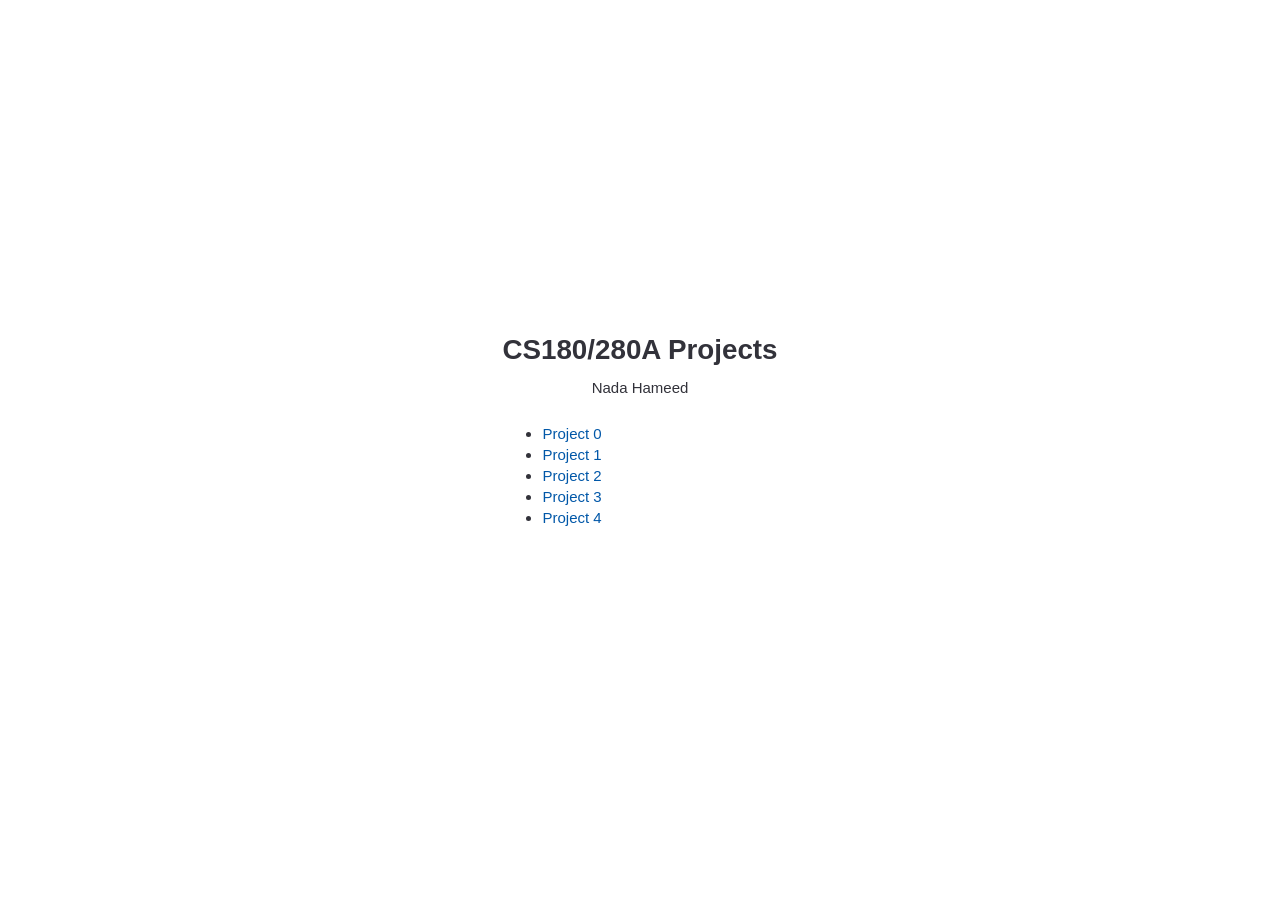
<file: index.html>
<!DOCTYPE html>
<html lang="en">
	<head>
		<link rel="stylesheet" href="styles.css">
		<style>
			body {
				display: flex;
				flex-direction: column;
				justify-content: center;
				align-items: center;
				width: 40%;
				height: 100vh;
				margin: 0;
				position: absolute;
				left: 50%;
				transform: translateX(-50%);
			}
		</style>
        <meta http-equiv="content-type" content="text/html; charset=utf-8">
        <meta name="viewport" content="width=device-width, initial-scale=1.0">
        <title>CS180/280A Projects</title>
	</head>
	<body>
		<div class="wrapper">
			<header>
				<h1>CS180/280A Projects</h1>
				<p class="author">Nada Hameed</p>
			</header>
			<main>
				<div class="content">
					<ul>
						<li><a href="proj0/index.html">Project 0</a></li>
						<li><a href="proj1/index.html">Project 1</a></li>
						<li><a href="proj2/index.html">Project 2</a></li>
						<li><a href="proj3/index.html">Project 3</a></li>
						<li><a href="proj4/index.html">Project 4</a></li>
					</ul>
				</div>
			</main>
		</div>
	</body>
</html>
</file>
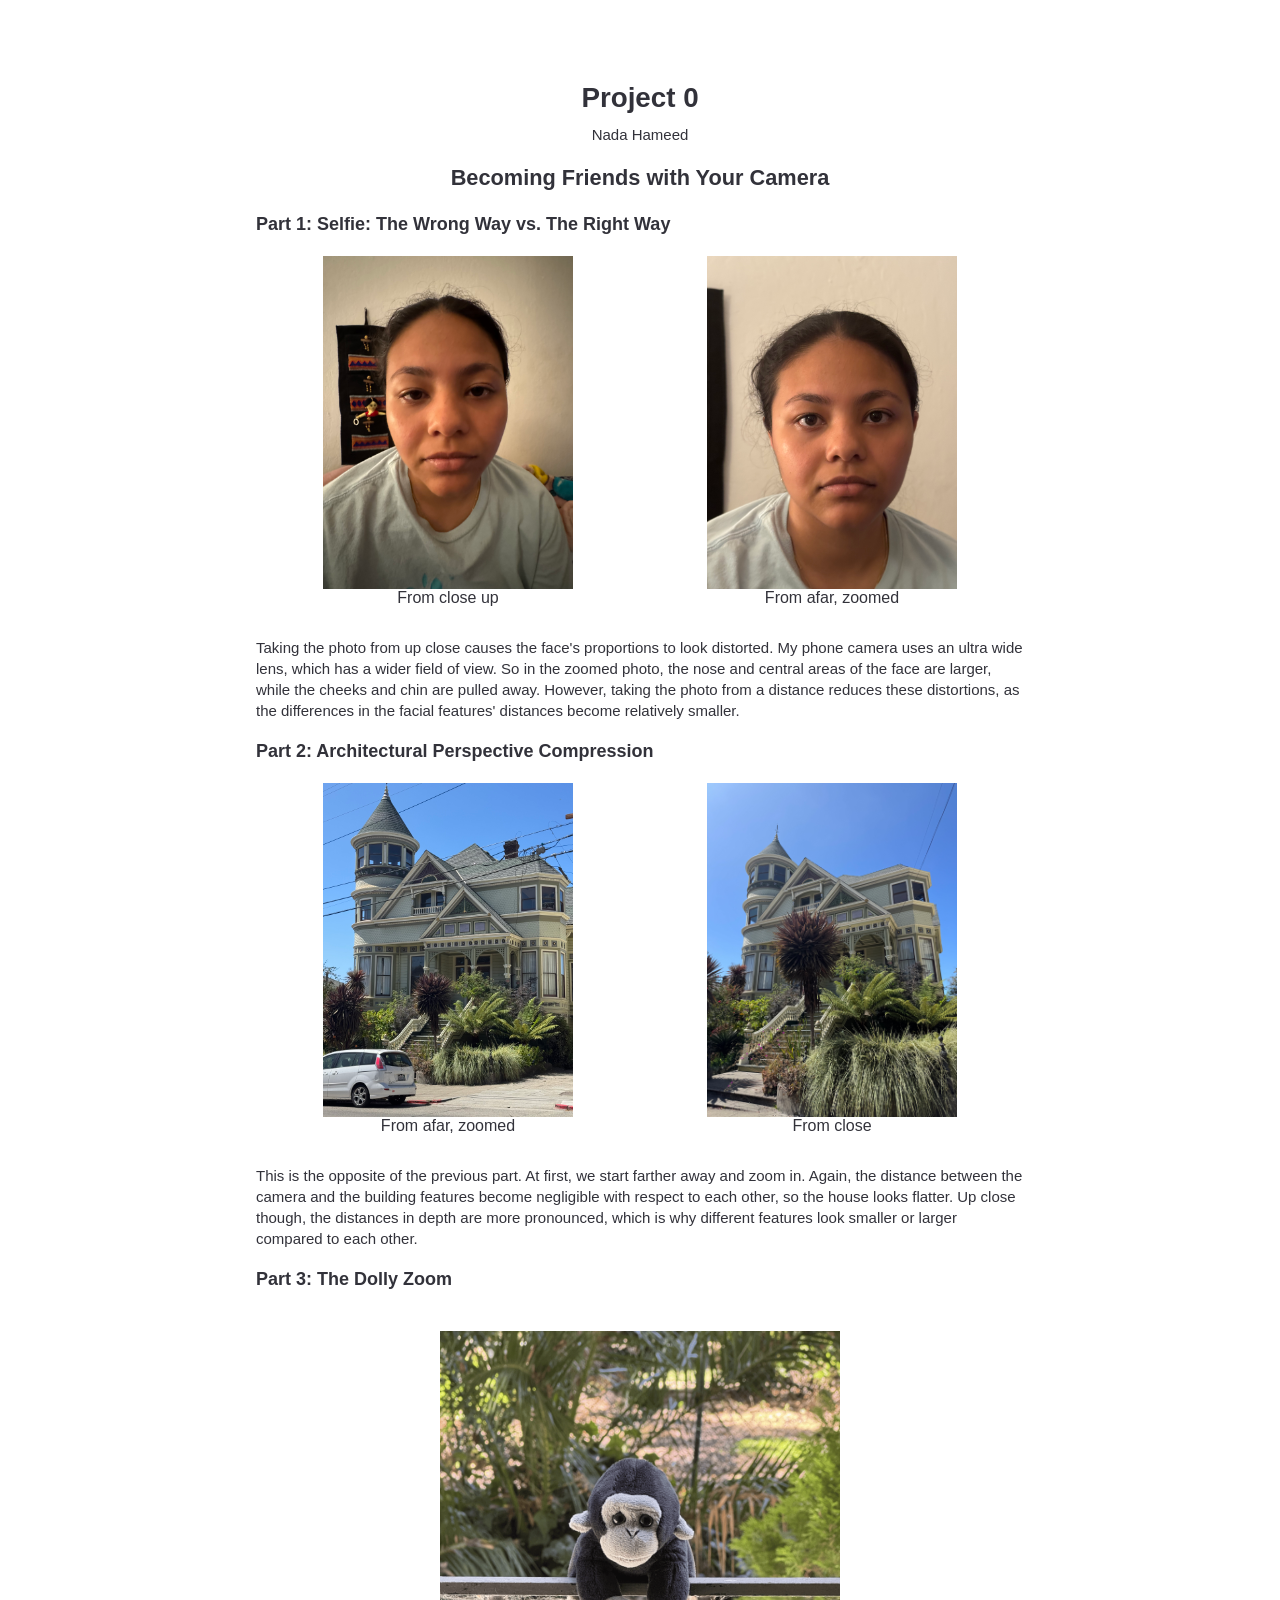
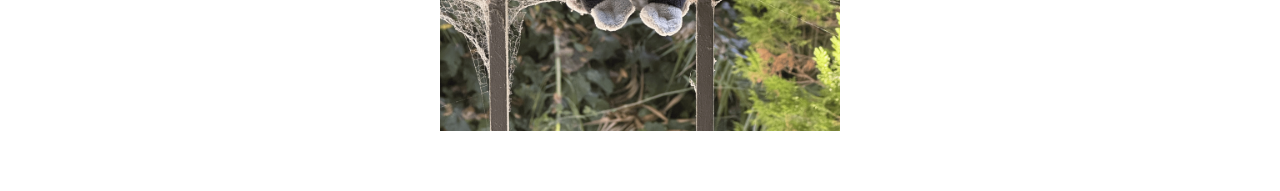
<file: proj0/index.html>
<html>
    <head>
        <link rel="stylesheet" href="../styles.css">
        <style>

			.container {
				margin: 0 auto;
				padding: 60px 20%;
			}

			figure {
				text-align: center;
			}

			img {
				display: inline-block;
			}

		</style>
    </head>

    <body>
        <div class="container">
            <h1>Project 0</h1>
            <p class="author">Nada Hameed</p>
            <h2>Becoming Friends with Your Camera</h2>
            
            <div>
                <h3>Part 1: Selfie: The Wrong Way vs. The Right Way</h3>

                <div style="display: flex; flex-direction: column; align-items: center;">
                    <table style="width: 100%; text-align: center; border-collapse: collapse;">
                        <tr>
                            <td style="text-align: center;">
                            <img src="images/part1_close.jpg" width="250px"/>
                            <figcaption>From close up</figcaption>
                            </td>
                            <td style="text-align: center;">
                            <img src="images/part1_zoomed.jpg" width="250px"/>
                            <figcaption>From afar, zoomed</figcaption>
                            </td>
                        </tr>
                    </table>
                </div>

                <p>Taking the photo from up close causes the face's proportions to look distorted. 
                    My phone camera uses an ultra wide lens, which has a wider field of view. 
                    So in the zoomed photo, the nose and central areas of the face are larger, 
                    while the cheeks and chin are pulled away. However, taking the photo from 
                    a distance reduces these distortions, as the differences in the facial features' 
                    distances become relatively smaller.
                </p>
            </div>

            <div>
                <h3>Part 2: Architectural Perspective Compression</h3>

                <div style="display: flex; flex-direction: column; align-items: center;">
                    <table style="width: 100%; text-align: center; border-collapse: collapse;">
                        <tr>
                            <td style="text-align: center;">
                            <img src="images/part2_zoomed.jpg" width="250px"/>
                            <figcaption>From afar, zoomed</figcaption>
                            </td>
                            <td style="text-align: center;">
                            <img src="images/part2_close.jpg" width="250px"/>
                            <figcaption>From close</figcaption>
                            </td>
                        </tr>
                    </table>
                </div>

                <p>This is the opposite of the previous part. At first, we start farther away 
                    and zoom in. Again, the distance between the camera and the building features 
                    become negligible with respect to each other, so the house looks flatter. Up 
                    close though, the distances in depth are more pronounced, which is why 
                    different features look smaller or larger compared to each other.
                </p>
            </div>

            <div>
                <h3>Part 3: The Dolly Zoom</h3>

                <br>
                <div style="display: flex; flex-direction: column; align-items: center;">
                    <img src="images/part3.gif" width="400px"/>
                </div>
            </div>

        </div>
        
    </body>
</html>
</file>
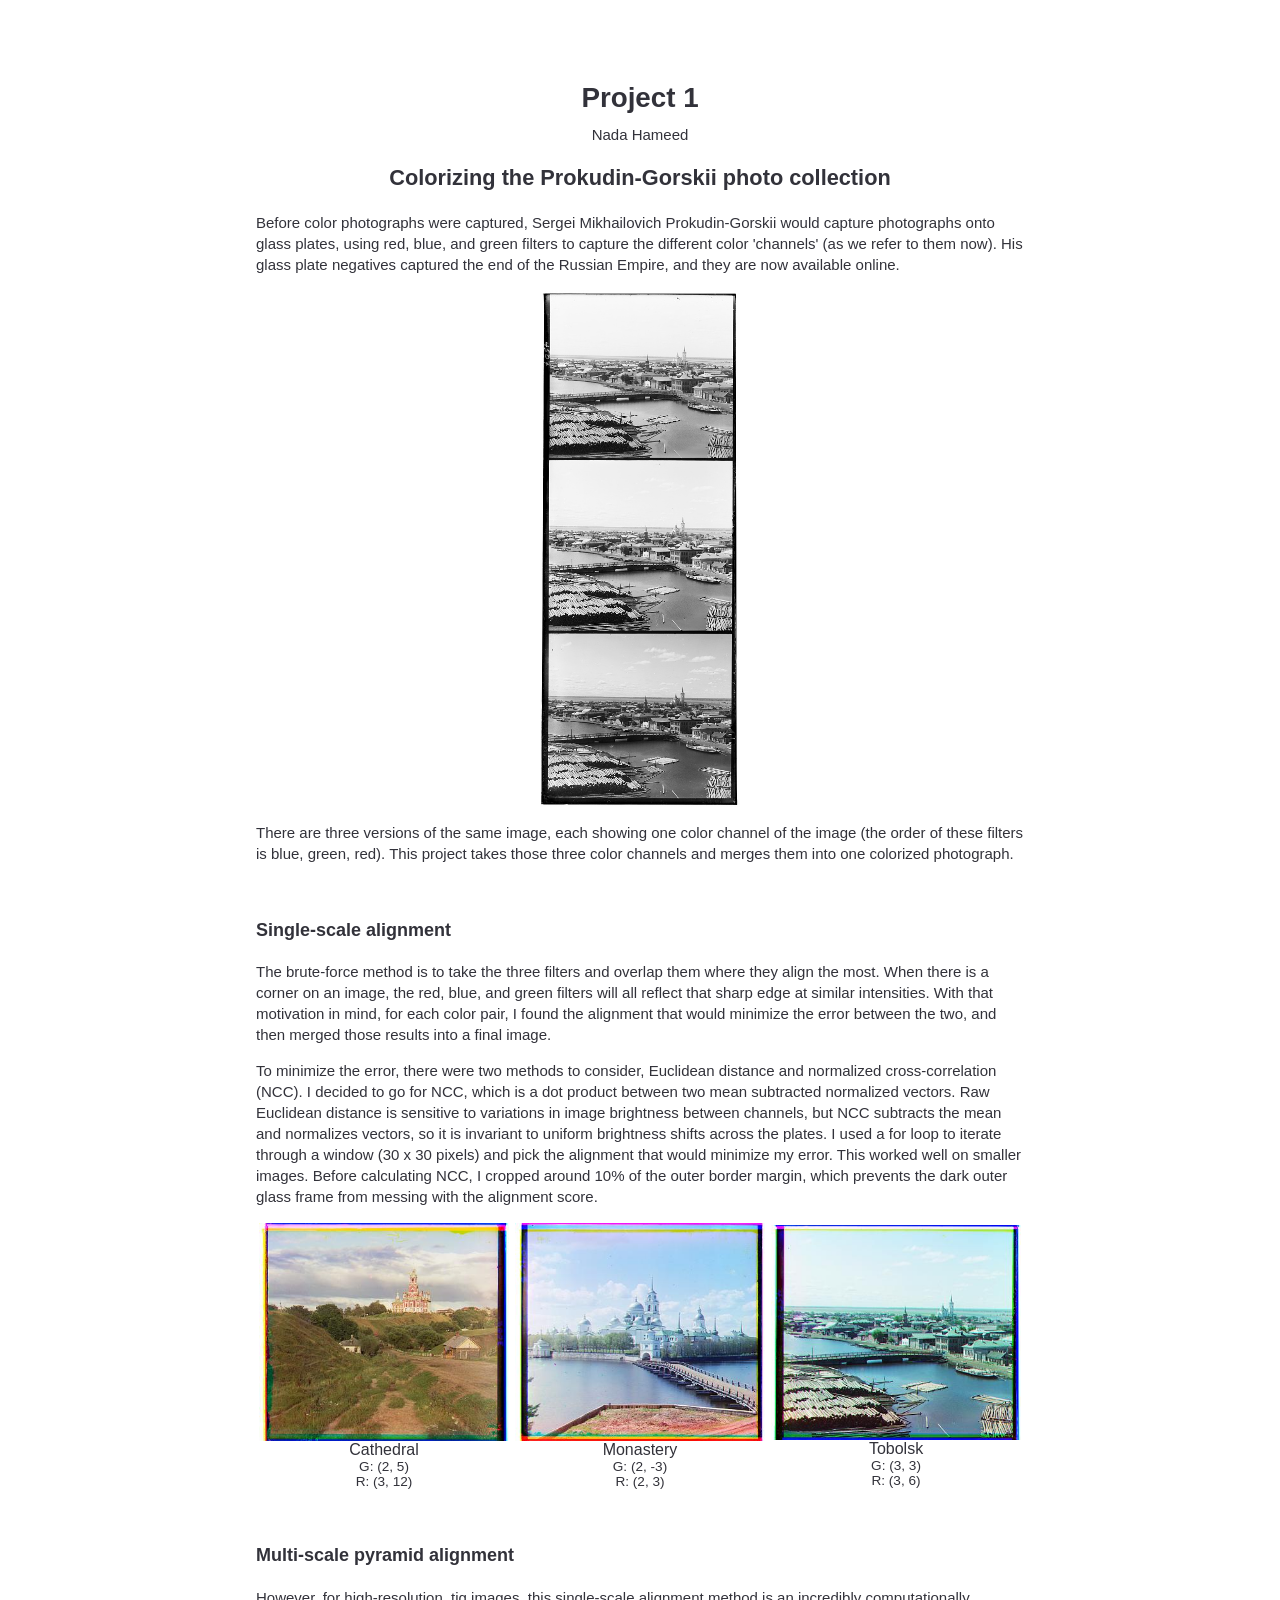
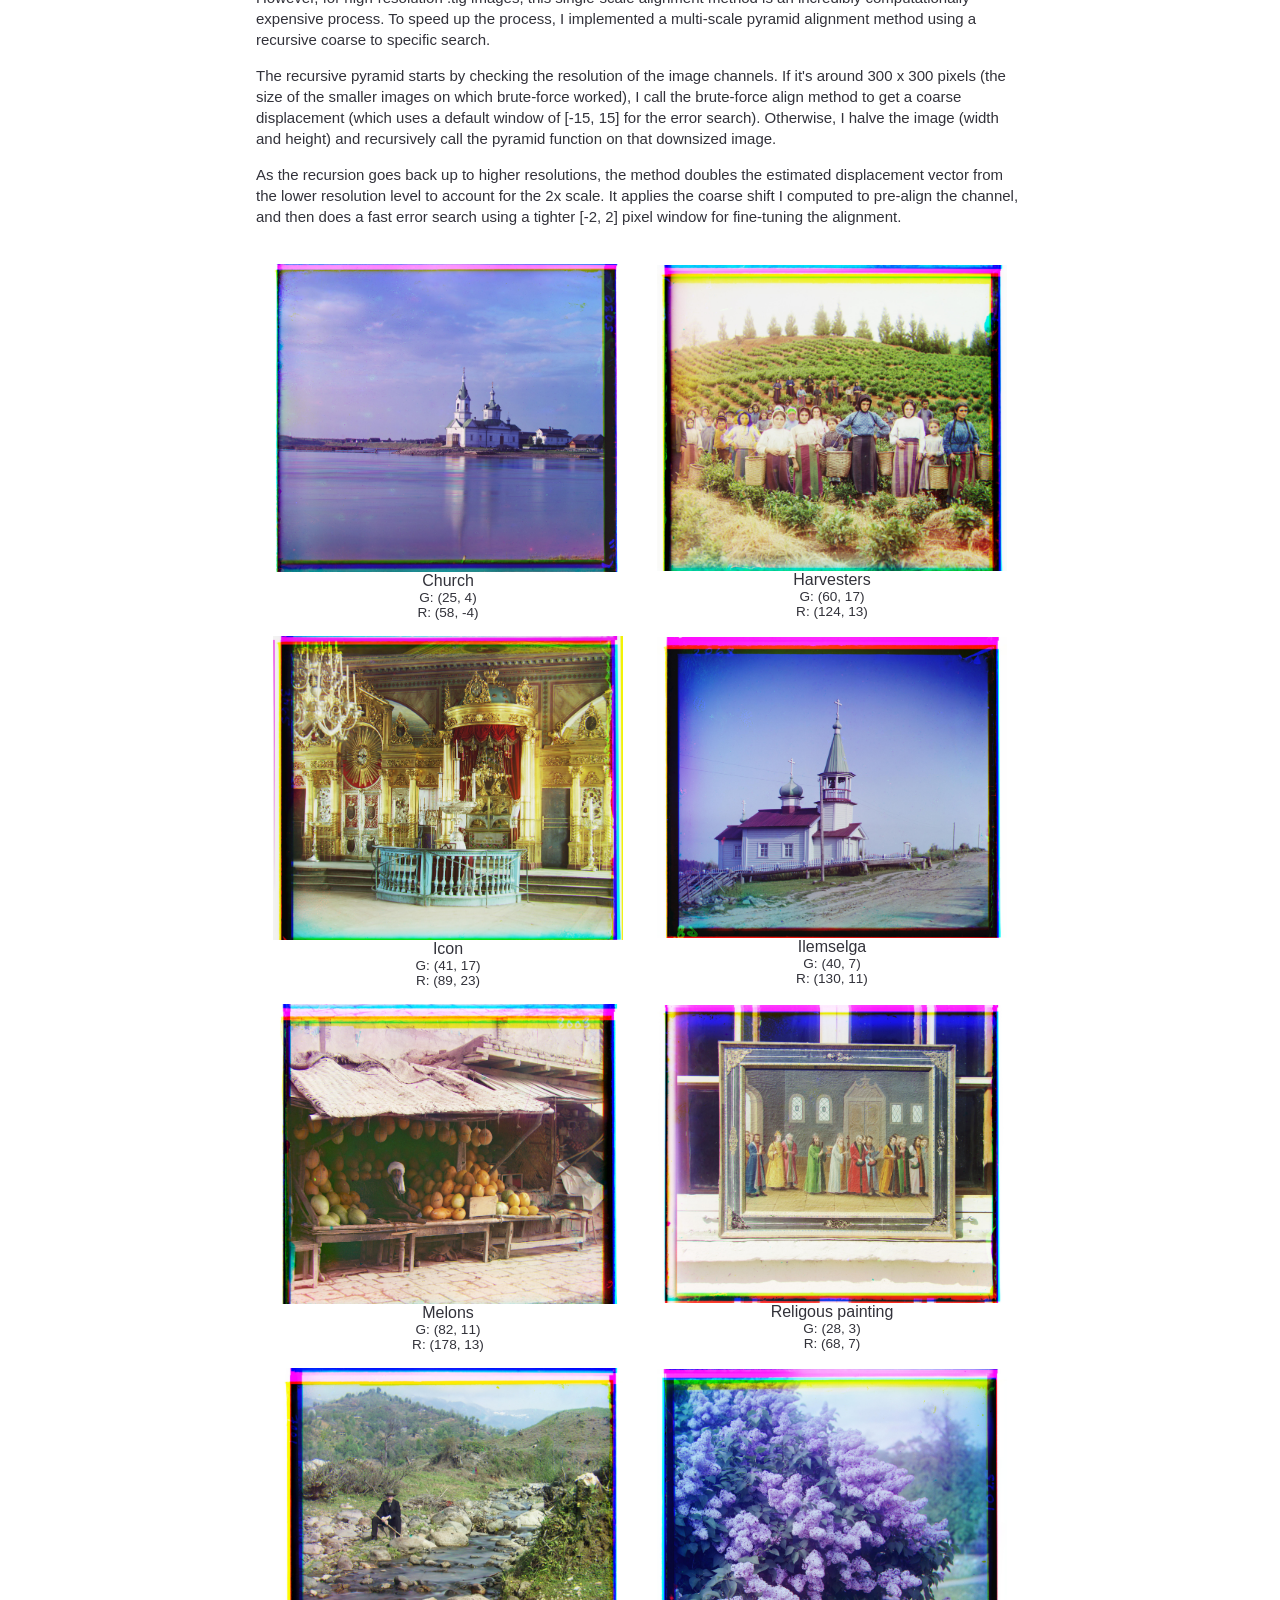
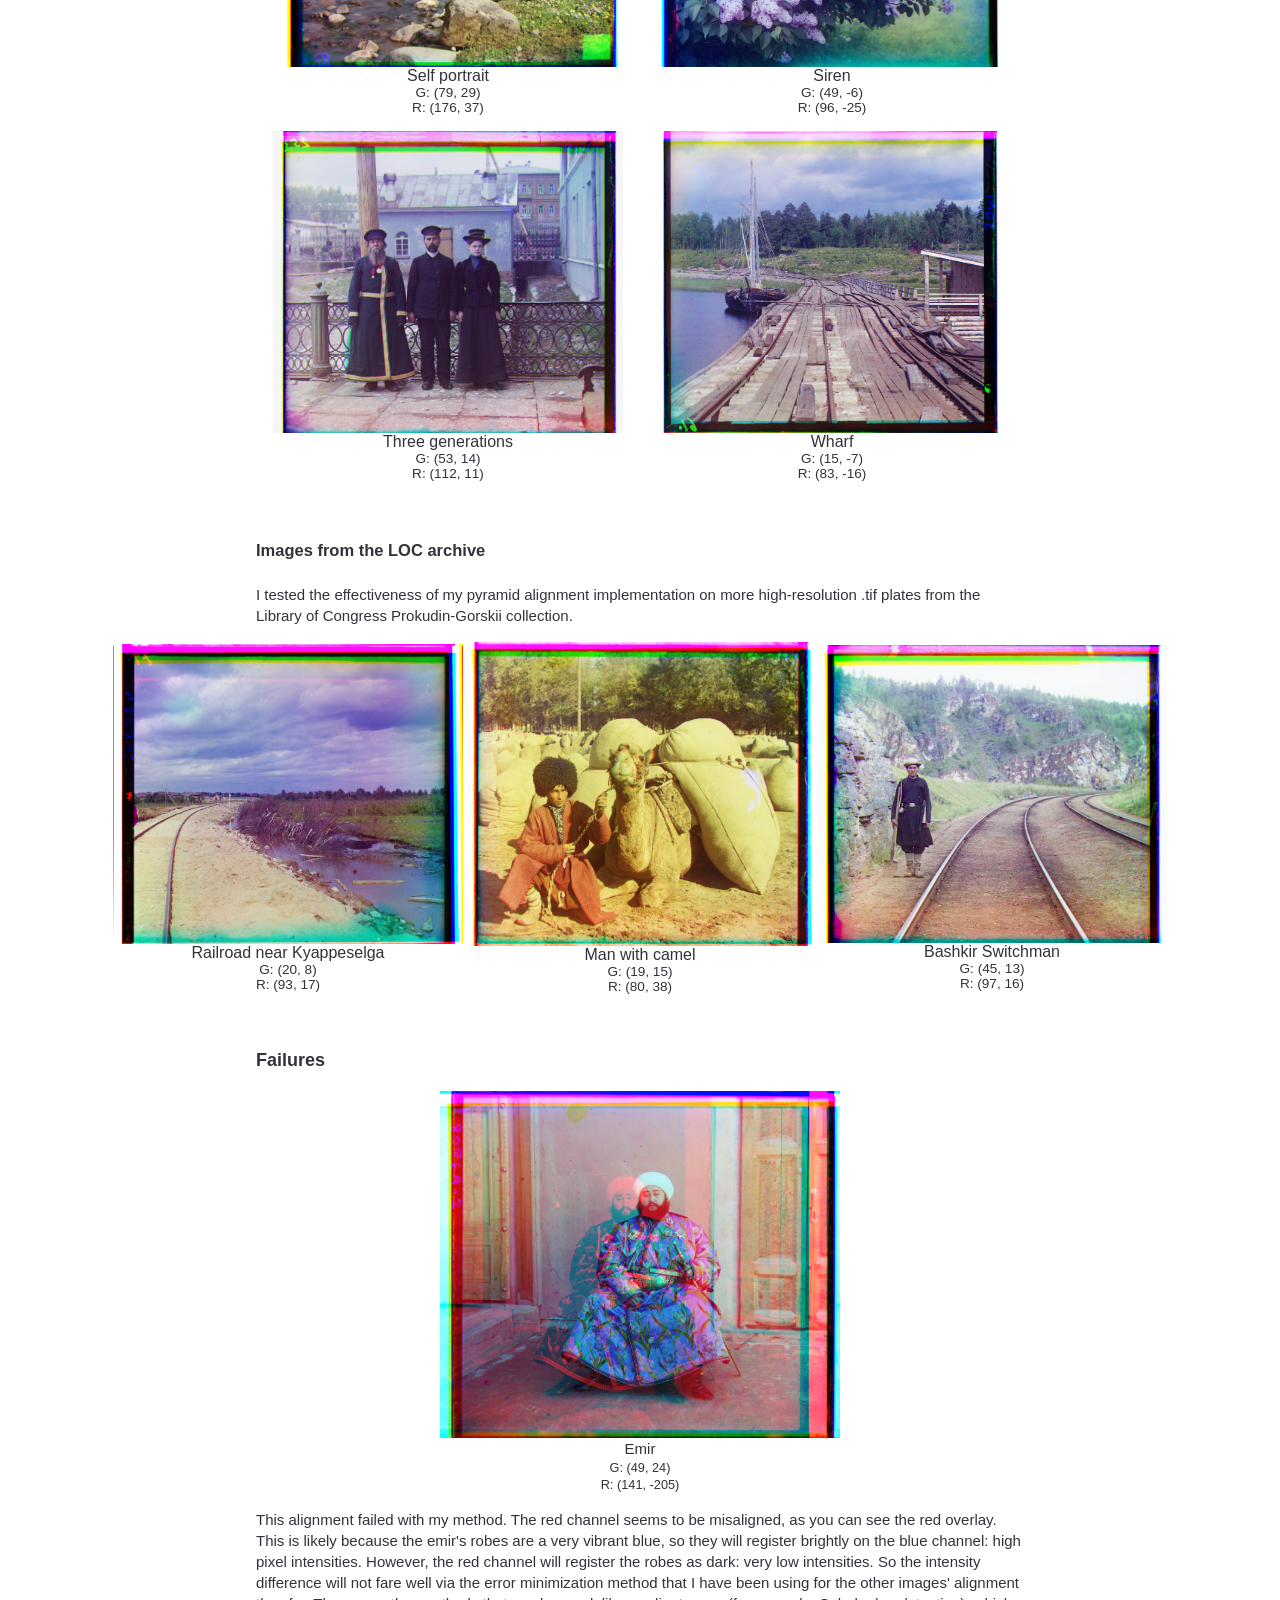
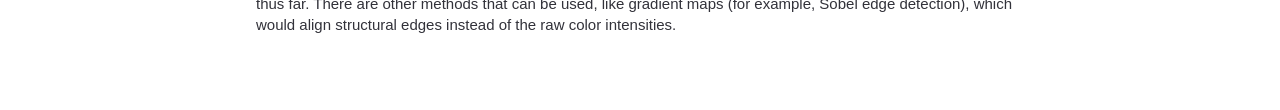
<file: proj1/index.html>
<html>
    <head>
        <link rel="stylesheet" href="../styles.css">
        <style>

			.container {
				margin: 0 auto;
				padding: 60px 20%;
			}

			figure {
				text-align: center;
			}

			img {
				display: inline-block;
			}

		</style>
    </head>

    <body>
        <div class="container">
            <h1>Project 1</h1>
            <p class="author">Nada Hameed</p>
            <h2>Colorizing the Prokudin-Gorskii photo collection</h2>

            <p>Before color photographs were captured, Sergei Mikhailovich Prokudin-Gorskii 
                would capture photographs onto glass plates, using red, blue, and green 
                filters to capture the different color 'channels' (as we refer to them 
                now). His glass plate negatives captured the end of the Russian Empire, and 
                they are now available online.
            </p>

            <div style="display: flex; justify-content: center;">
                <img src="images/tobolsk.jpg" width="200px" />
            </div>

            <p>There are three versions of the same image, each showing one color 
                channel of the image (the order of these filters is blue, green, red). 
                This project takes those three color channels and merges them into one 
                colorized photograph.
            </p>

            <br>
            
            <div>
                <h3>Single-scale alignment</h3>

                <p>The brute-force method is to take the three filters and overlap them 
                    where they align the most. When there is a corner on an image, the red, 
                    blue, and green filters will all reflect that sharp edge at similar 
                    intensities. With that motivation in mind, for each color pair, I found the 
                    alignment that would minimize the error between the two, and then merged 
                    those results into a final image.
                </p>

                <p>To minimize the error, there were two methods to consider, Euclidean 
                    distance and normalized cross-correlation (NCC). I decided to go for NCC, 
                    which is a dot product between two mean subtracted normalized vectors. Raw 
                    Euclidean distance is sensitive to variations in image brightness between 
                    channels, but NCC subtracts the mean and normalizes vectors, so it is invariant 
                    to uniform brightness shifts across the plates. I 
                    used a for loop to iterate through a window (30 x 30 pixels) and pick the 
                    alignment that would minimize my error. This worked well on smaller images. 
                    Before calculating NCC, I cropped around 10% of the outer border margin, 
                    which prevents the dark outer glass frame from messing with the alignment 
                    score.
                </p>

                <div style="display: flex; flex-direction: column; align-items: center;">
                    <table style="width: 100%; text-align: center; border-collapse: collapse;">
                        <tr>
                            <td style="text-align: center;">
                            <img src="images/single-scale/out_cathedral.jpg" width="250px"/>
                            <figcaption>Cathedral</figcaption>
                            <figcaption class="subc">G: (2, 5)</figcaption>
                            <figcaption class="subc">R: (3, 12)</figcaption>
                            </td>
                            <td style="text-align: center;">
                            <img src="images/single-scale/out_monastery.jpg" width="250px"/>
                            <figcaption>Monastery</figcaption>
                            <figcaption class="subc">G: (2, -3)</figcaption>
                            <figcaption class="subc">R: (2, 3)</figcaption>
                            </td>
                            <td style="text-align: center;">
                            <img src="images/single-scale/out_tobolsk.jpg" width="250px"/>
                            <figcaption>Tobolsk</figcaption>
                            <figcaption class="subc">G: (3, 3)</figcaption>
                            <figcaption class="subc">R: (3, 6)</figcaption>
                            </td>
                        </tr>
                    </table>
                </div>

            </div>

            <br>

            <div>
                <h3>Multi-scale pyramid alignment</h3>

                <p>However, for high-resolution .tig images, this single-scale alignment 
                    method is an incredibly computationally expensive process. To speed up 
                    the process, I implemented a multi-scale pyramid alignment method using a recursive 
                    coarse to specific search.
                </p>
                <p>
                    The recursive pyramid starts by checking the resolution of the image channels. If 
                    it's around 300 x 300 pixels (the size of the smaller images on which brute-force 
                    worked), I call the brute-force align method to get a coarse displacement (which 
                    uses a default window of [-15, 15] for the error search). Otherwise, I halve the image 
                    (width and height) and recursively call the pyramid function on that downsized image.
                </p>
                <p>
                    As the recursion goes back up to higher resolutions, the method doubles the estimated 
                    displacement vector from the lower resolution level to account for the 2x scale. 
                    It applies the coarse shift I computed to pre-align the channel, and then does a fast 
                    error search using a tighter [-2, 2] pixel window for fine-tuning the alignment.                </p>

                <br>

                <div style="display: flex; flex-direction: column; align-items: center;">
                    <table style="width: 100%; text-align: center; border-collapse: collapse;">
                        <tr>
                            <td style="text-align: center;">
                            <img src="images/pyramid/out_church.jpg" width="350px"/>
                            <figcaption>Church</figcaption>
                            <figcaption class="subc">G: (25, 4)</figcaption>
                            <figcaption class="subc">R: (58, -4)</figcaption>
                            </td>
                            <td style="text-align: center; padding-bottom: 15px;">
                            <img src="images/pyramid/out_harvesters.jpg" width="350px"/>
                            <figcaption>Harvesters</figcaption>
                            <figcaption class="subc">G: (60, 17)</figcaption>
                            <figcaption class="subc">R: (124, 13)</figcaption>
                            </td>
                        </tr>

                        <tr>
                            <td style="text-align: center;">
                            <img src="images/pyramid/out_icon.jpg" width="350px"/>
                            <figcaption>Icon</figcaption>
                            <figcaption class="subc">G: (41, 17)</figcaption>
                            <figcaption class="subc">R: (89, 23)</figcaption>
                            </td>
                            <td style="text-align: center;">
                            <img src="images/pyramid/out_ilemselga.jpg" width="350px"/>
                            <figcaption>Ilemselga</figcaption>
                            <figcaption class="subc">G: (40, 7)</figcaption>
                            <figcaption class="subc">R: (130, 11)</figcaption>
                            </td>
                        </tr>

                        <tr>
                            <td style="text-align: center;">
                            <img src="images/pyramid/out_melons.jpg" width="350px"/>
                            <figcaption>Melons</figcaption>
                            <figcaption class="subc">G: (82, 11)</figcaption>
                            <figcaption class="subc">R: (178, 13)</figcaption>
                            </td>
                            <td style="text-align: center;">
                            <img src="images/pyramid/out_religious_painting.jpg" width="350px"/>
                            <figcaption>Religous painting</figcaption>
                            <figcaption class="subc">G: (28, 3)</figcaption>
                            <figcaption class="subc">R: (68, 7)</figcaption>
                            </td>
                        </tr>

                        <tr>
                            <td style="text-align: center;">
                            <img src="images/pyramid/out_self_portrait.jpg" width="350px"/>
                            <figcaption>Self portrait</figcaption>
                            <figcaption class="subc">G: (79, 29)</figcaption>
                            <figcaption class="subc">R: (176, 37)</figcaption>
                            </td>
                            <td style="text-align: center;">
                            <img src="images/pyramid/out_siren.jpg" width="350px"/>
                            <figcaption>Siren</figcaption>
                            <figcaption class="subc">G: (49, -6)</figcaption>
                            <figcaption class="subc">R: (96, -25)</figcaption>
                            </td>
                        </tr>

                        <tr>
                            <td style="text-align: center;">
                            <img src="images/pyramid/out_three_generations.jpg" width="350px"/>
                            <figcaption>Three generations</figcaption>
                            <figcaption class="subc">G: (53, 14)</figcaption>
                            <figcaption class="subc">R: (112, 11)</figcaption>
                            </td>
                            <td style="text-align: center;">
                            <img src="images/pyramid/out_wharf.jpg" width="350px"/>
                            <figcaption>Wharf</figcaption>
                            <figcaption class="subc">G: (15, -7)</figcaption>
                            <figcaption class="subc">R: (83, -16)</figcaption>
                            </td>
                        </tr>
                    </table>
                </div>

            <br>

            <h4>Images from the LOC archive</h4>

            <p>I tested the effectiveness of my pyramid alignment implementation on 
                more high-resolution .tif plates from the Library of Congress Prokudin-Gorskii 
                collection.
            </p>

            <div style="display: flex; flex-direction: column; align-items: center;">
                    <table style="width: 100%; text-align: center; border-collapse: collapse;">
                        <tr>
                            <td style="text-align: center;">
                            <img src="images/pyramid/loc/out_loc_railroad_near_kyappeselga.jpg" width="350px"/>
                            <figcaption>Railroad near Kyappeselga</figcaption>
                            <figcaption class="subc">G: (20, 8)</figcaption>
                            <figcaption class="subc">R: (93, 17)</figcaption>
                            </td>
                            <td style="text-align: center; padding-bottom: 15px;">
                            <img src="images/pyramid/loc/out_loc_man_with_camel.jpg" width="350px"/>
                            <figcaption>Man with camel</figcaption>
                            <figcaption class="subc">G: (19, 15)</figcaption>
                            <figcaption class="subc">R: (80, 38)</figcaption>
                            </td>
                            <td style="text-align: center;">
                            <img src="images/pyramid/loc/out_loc_bashkir_switchman.jpg" width="350px"/>
                            <figcaption>Bashkir Switchman</figcaption>
                            <figcaption class="subc">G: (45, 13)</figcaption>
                            <figcaption class="subc">R: (97, 16)</figcaption>
                            </td>
                        </tr>

                    </table>
            </div>

            </div>

            <br>

            <div>
                <h3>Failures</h3>

                <div style="display: flex; flex-direction: column; align-items: center;">
                    <img src="images/pyramid/out_emir.jpg" width="400px" />
                    <figcaption>Emir</figcaption>
                    <figcaption class="subc">G: (49, 24)</figcaption>
                    <figcaption class="subc">R: (141, -205)</figcaption>
                </div>

                <p>This alignment failed with my method. The red channel seems to be 
                    misaligned, as you can see the red overlay. This is likely because 
                    the emir's robes are a very vibrant blue, so they will register brightly on 
                    the blue channel: high pixel intensities. However, the red channel will register the robes as 
                    dark: very low intensities. 
                    So the intensity difference will not fare well via the error 
                    minimization method that I have been using for the other images' 
                    alignment thus far. There are other methods that can be used, like gradient 
                    maps (for example, Sobel edge detection), which would align structural edges 
                    instead of the raw color intensities.
                </p>
            </div>

        </div>
        
    </body>
</html>
</file>
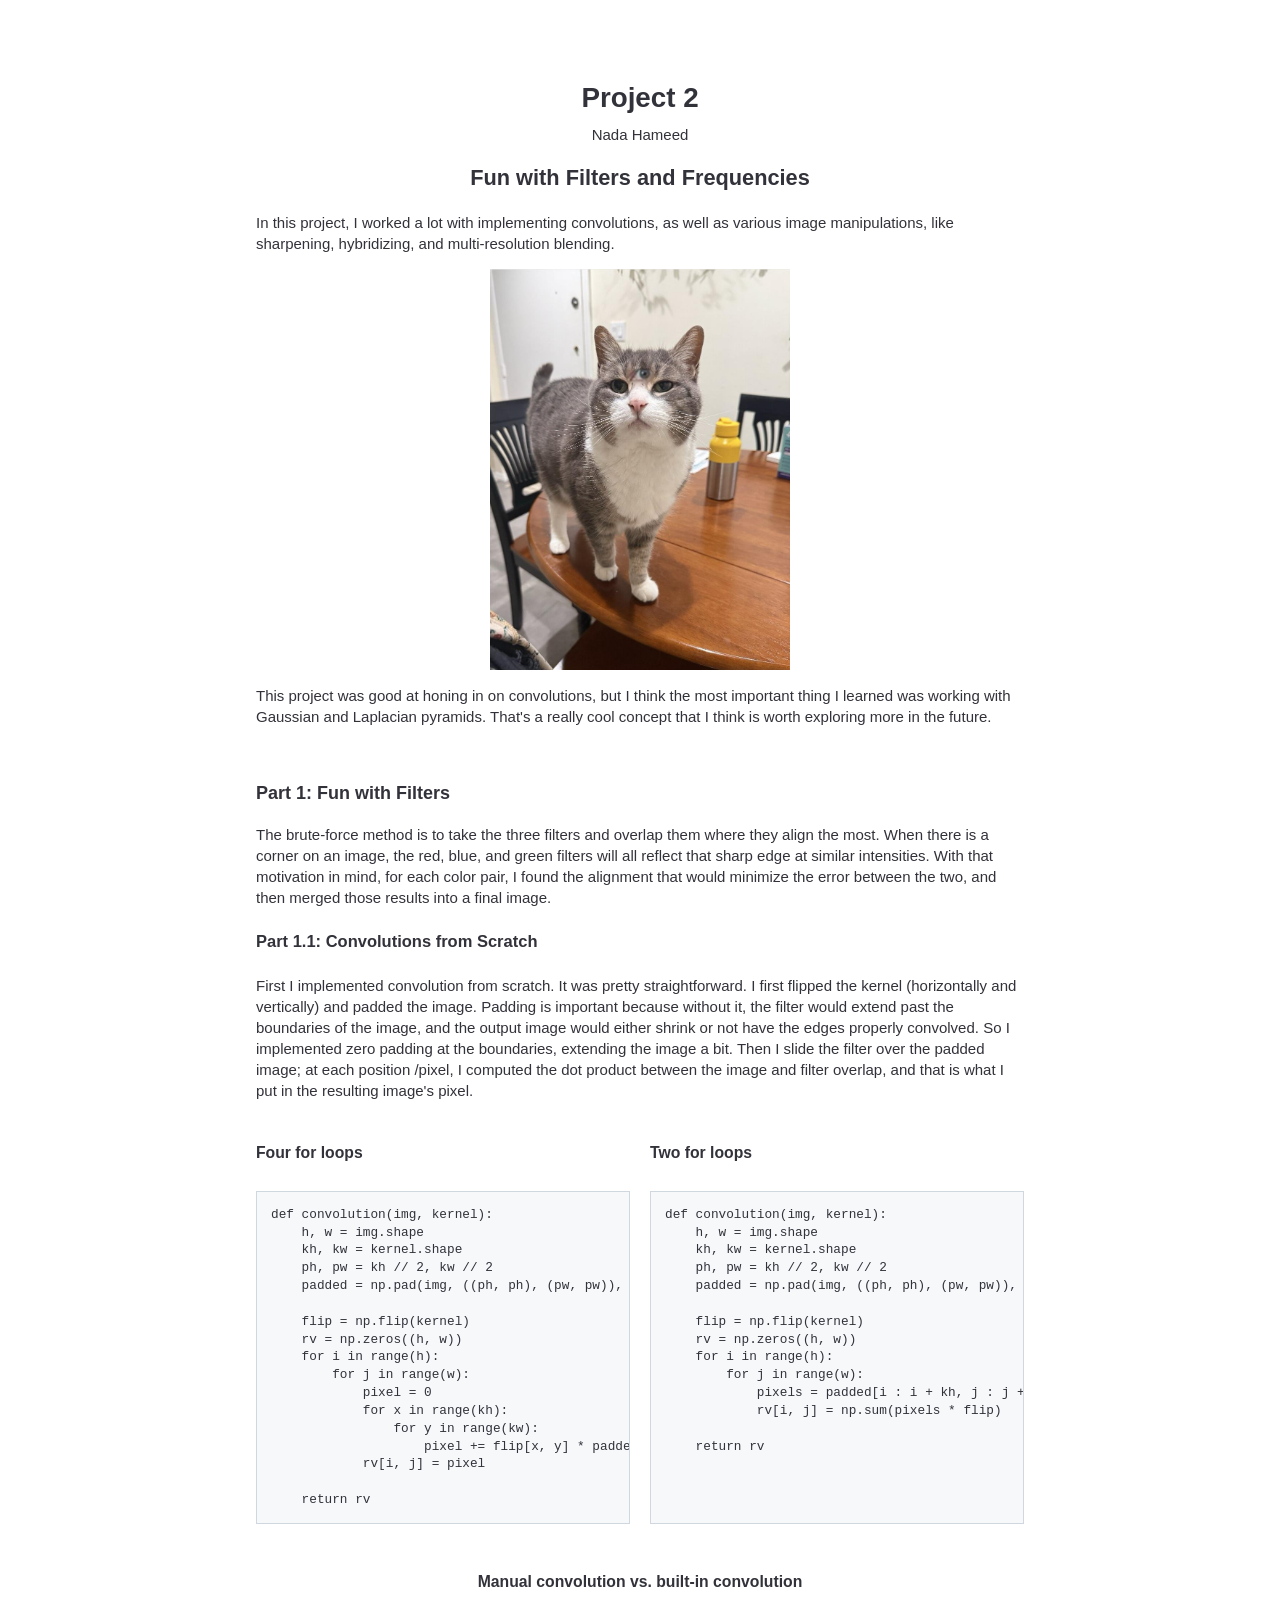
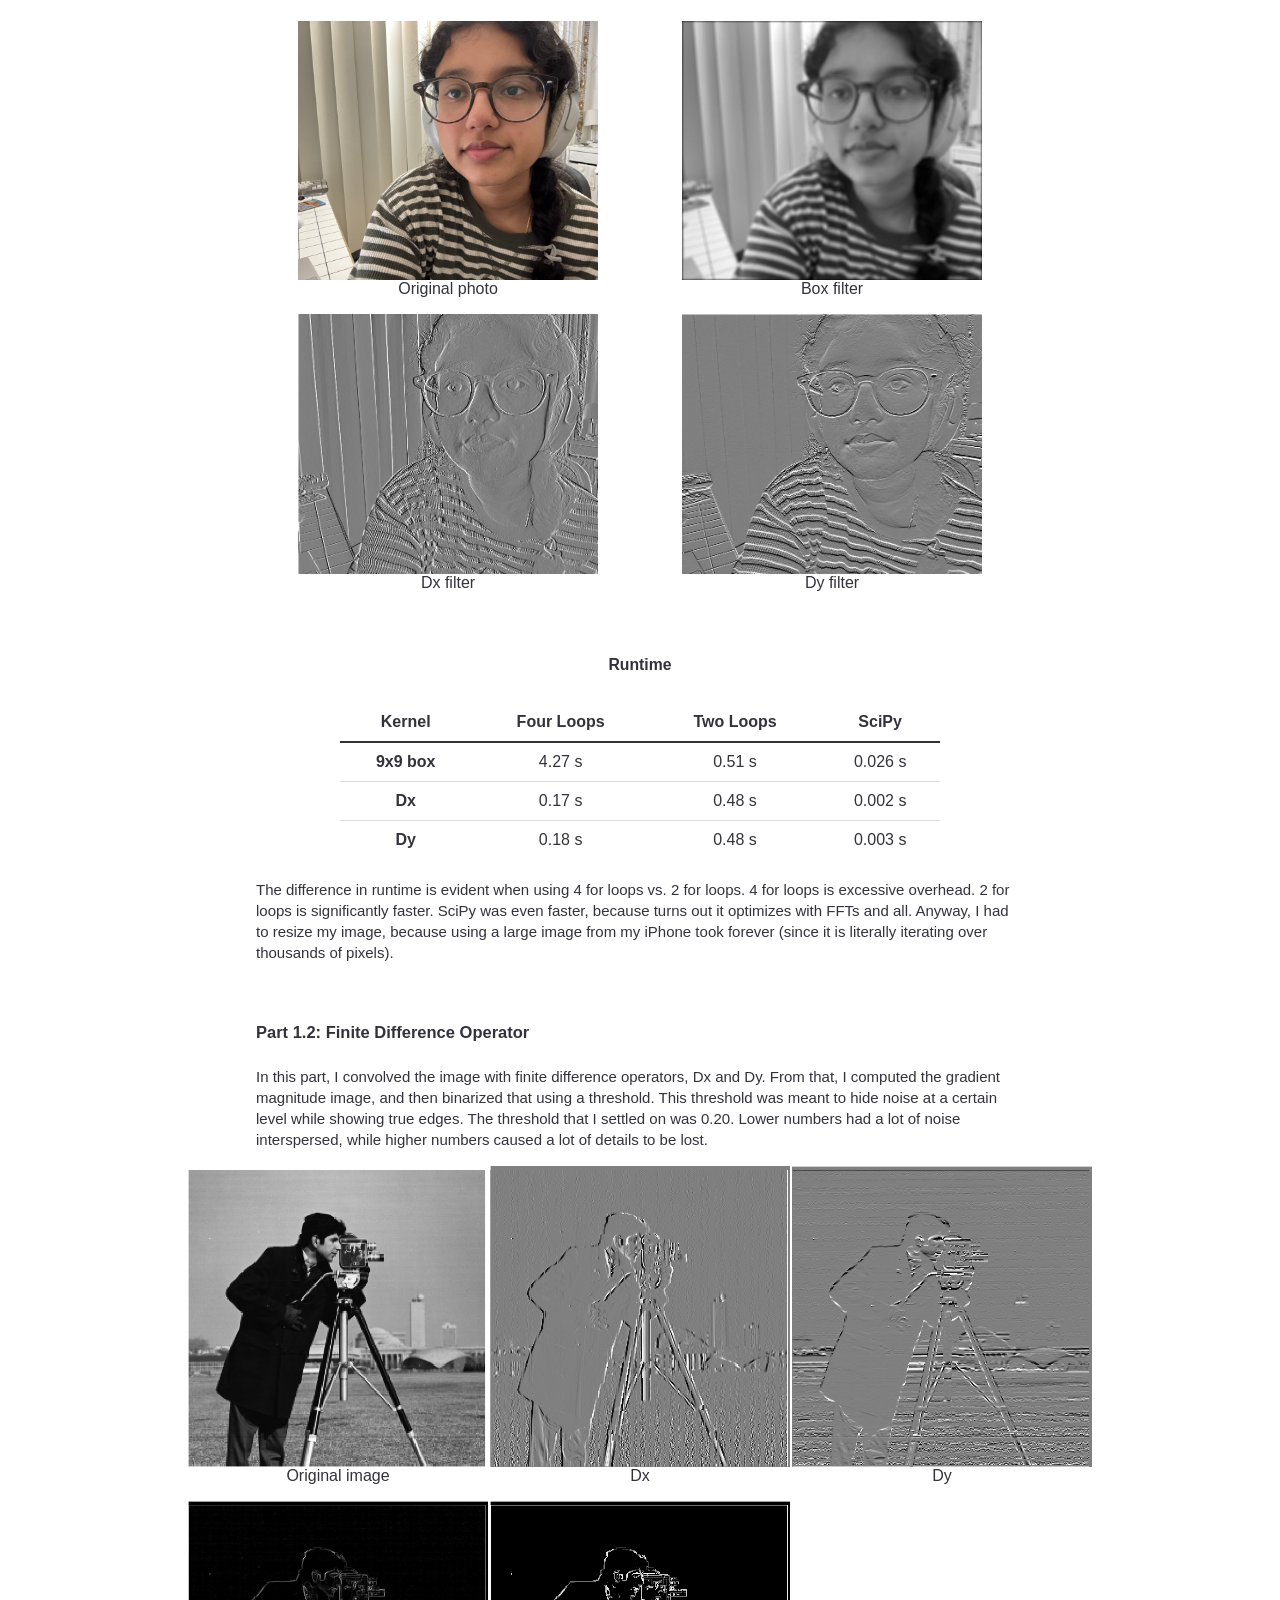
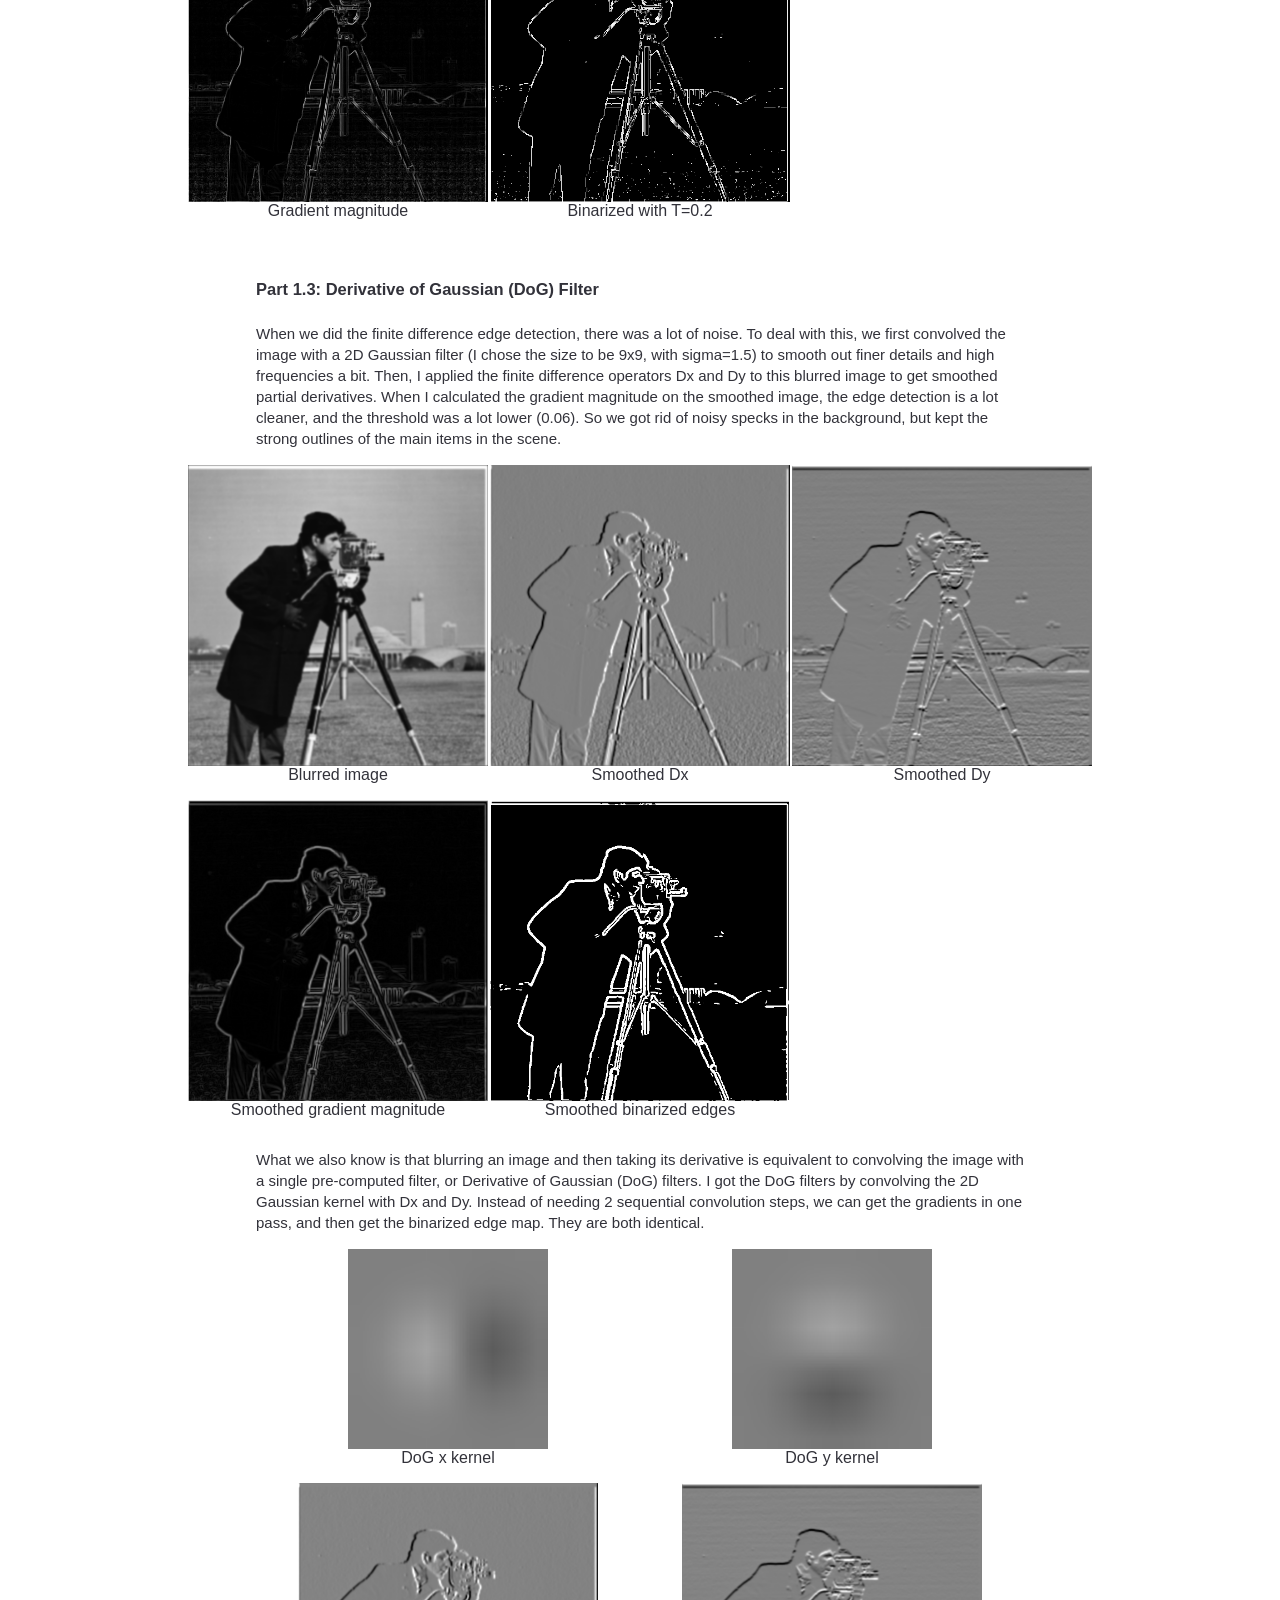
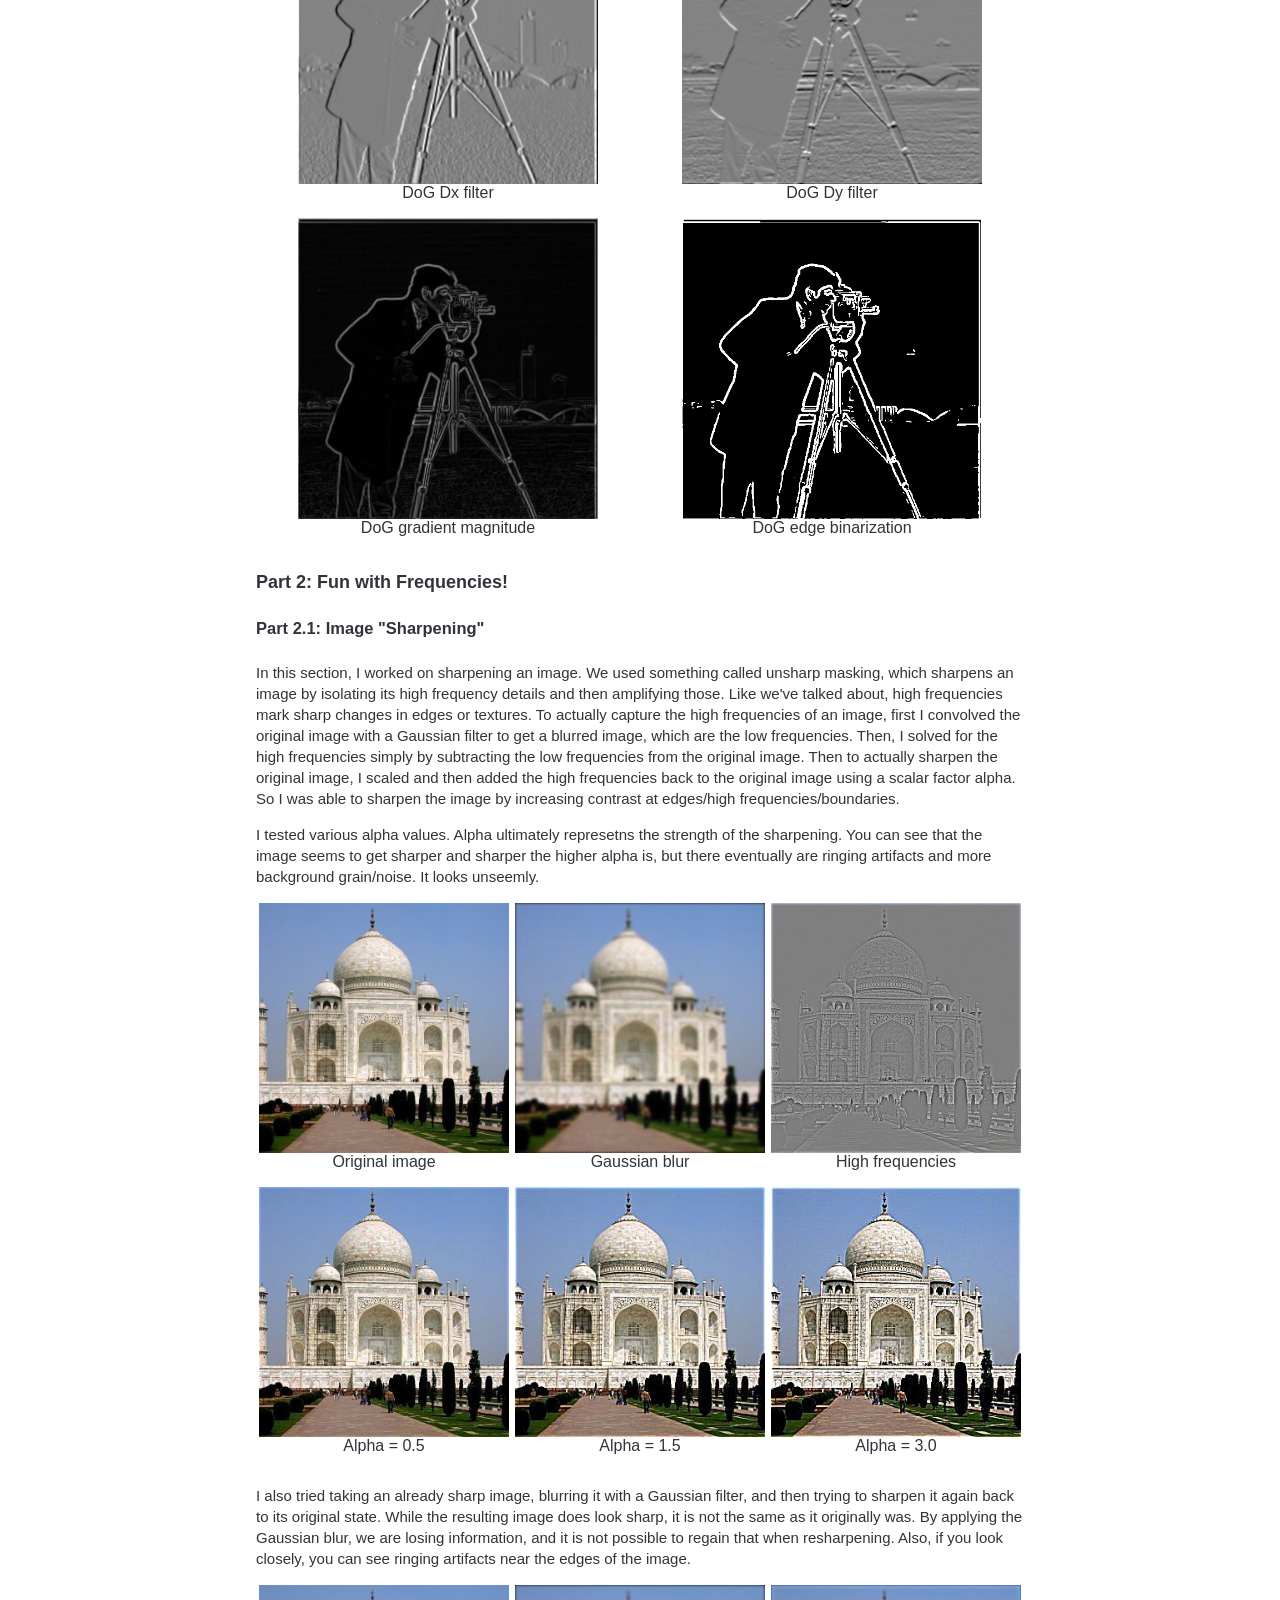
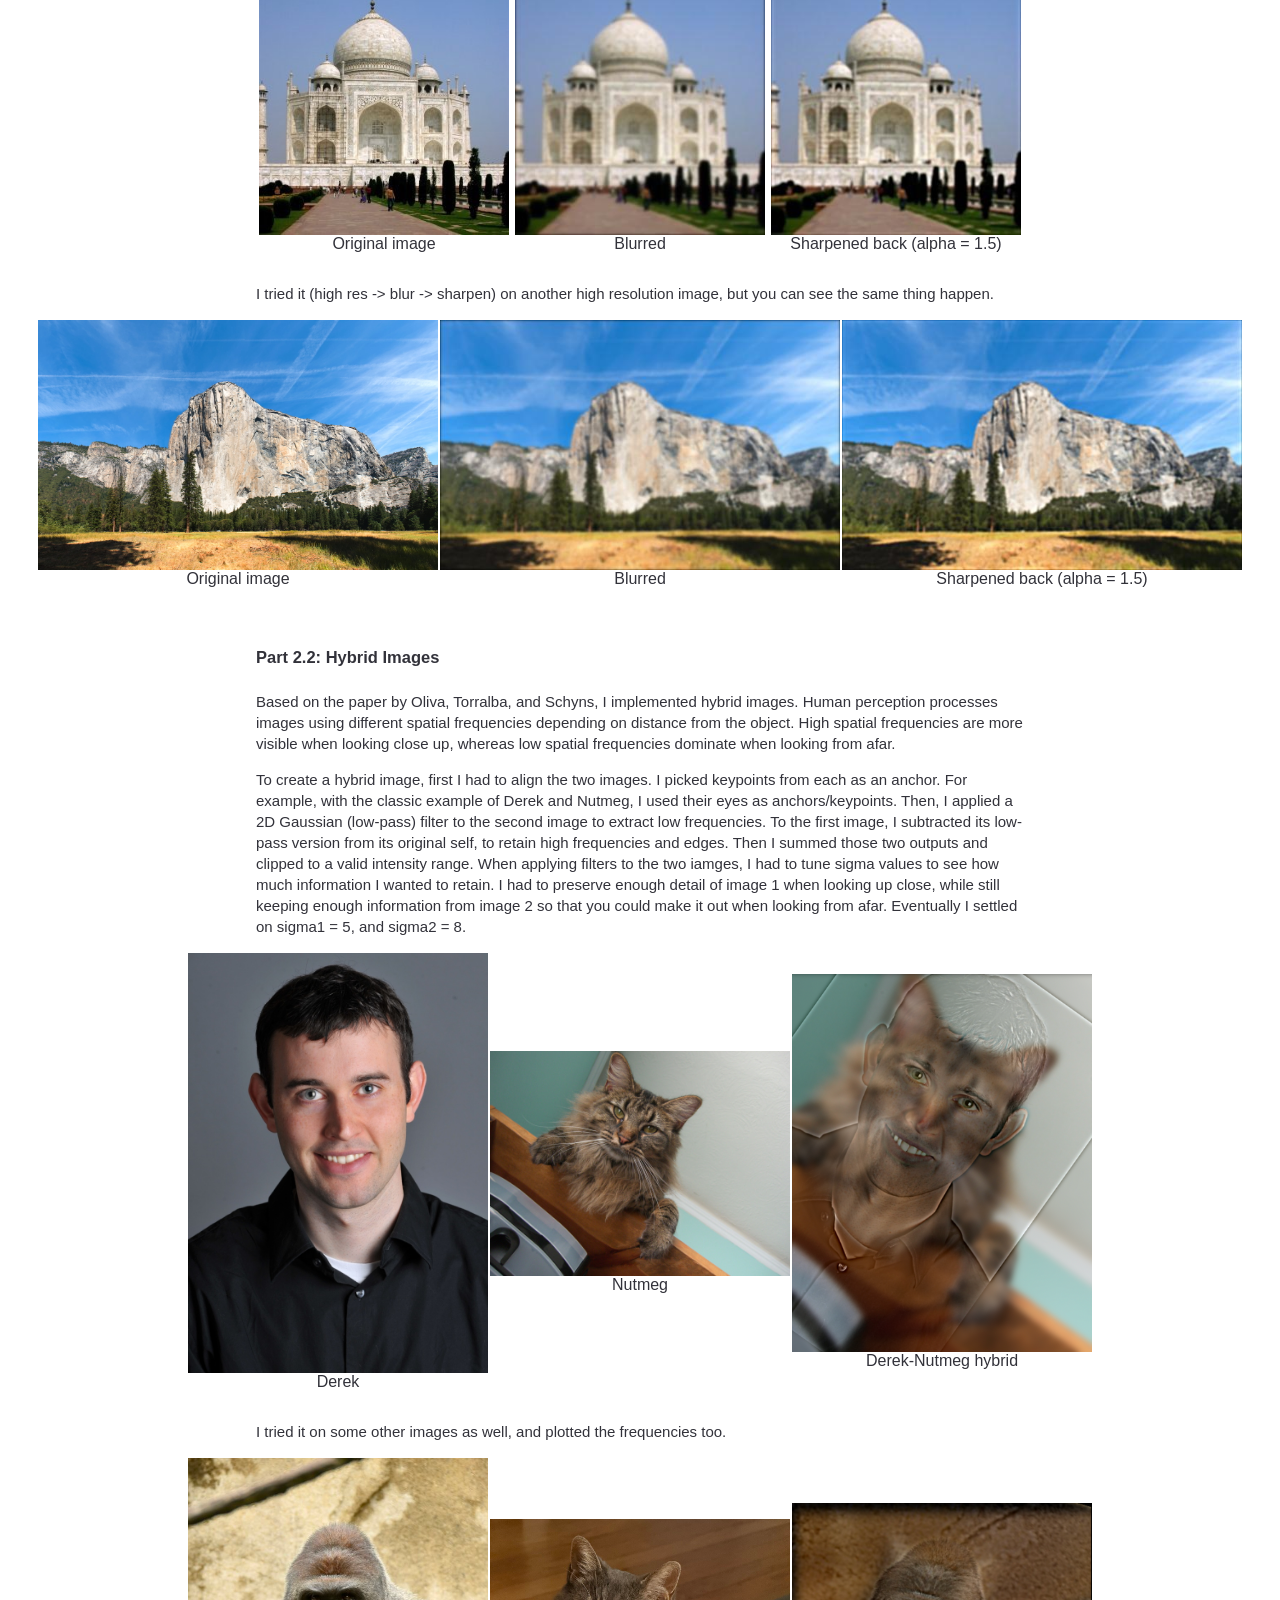
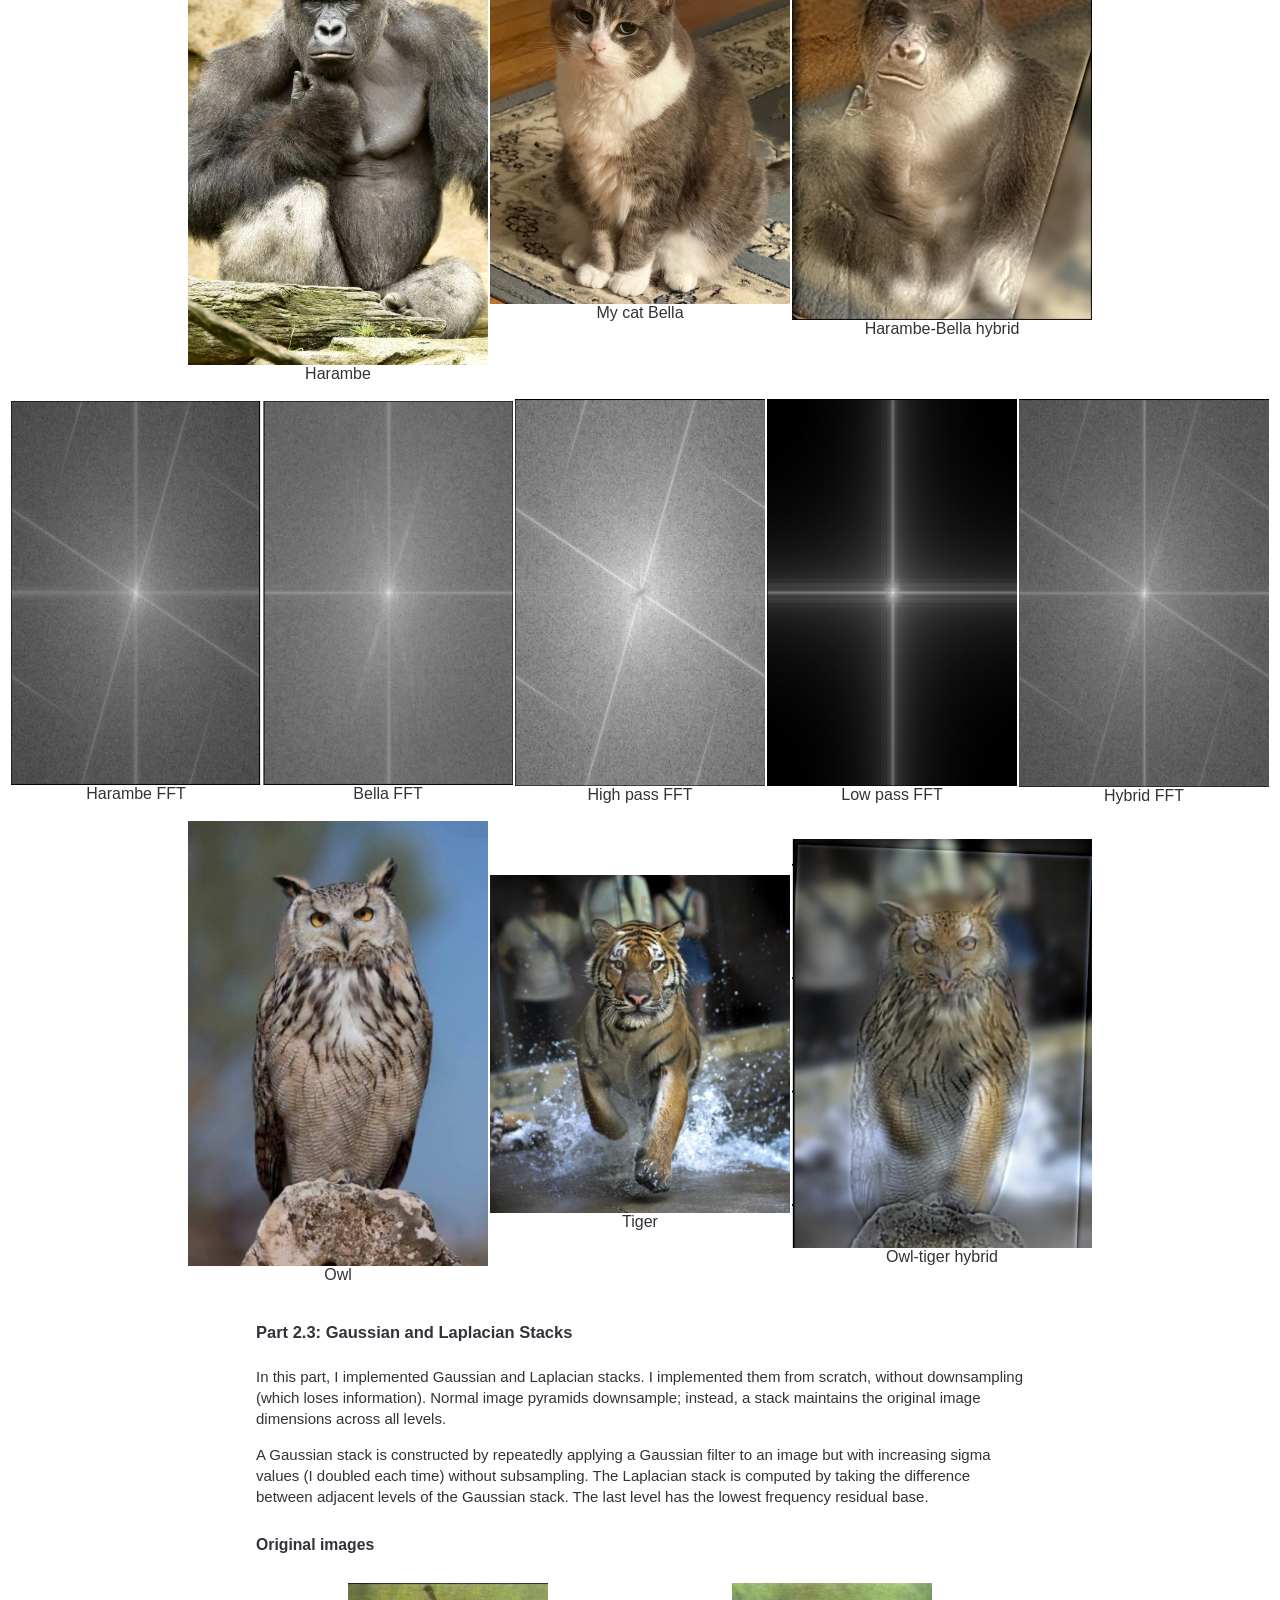
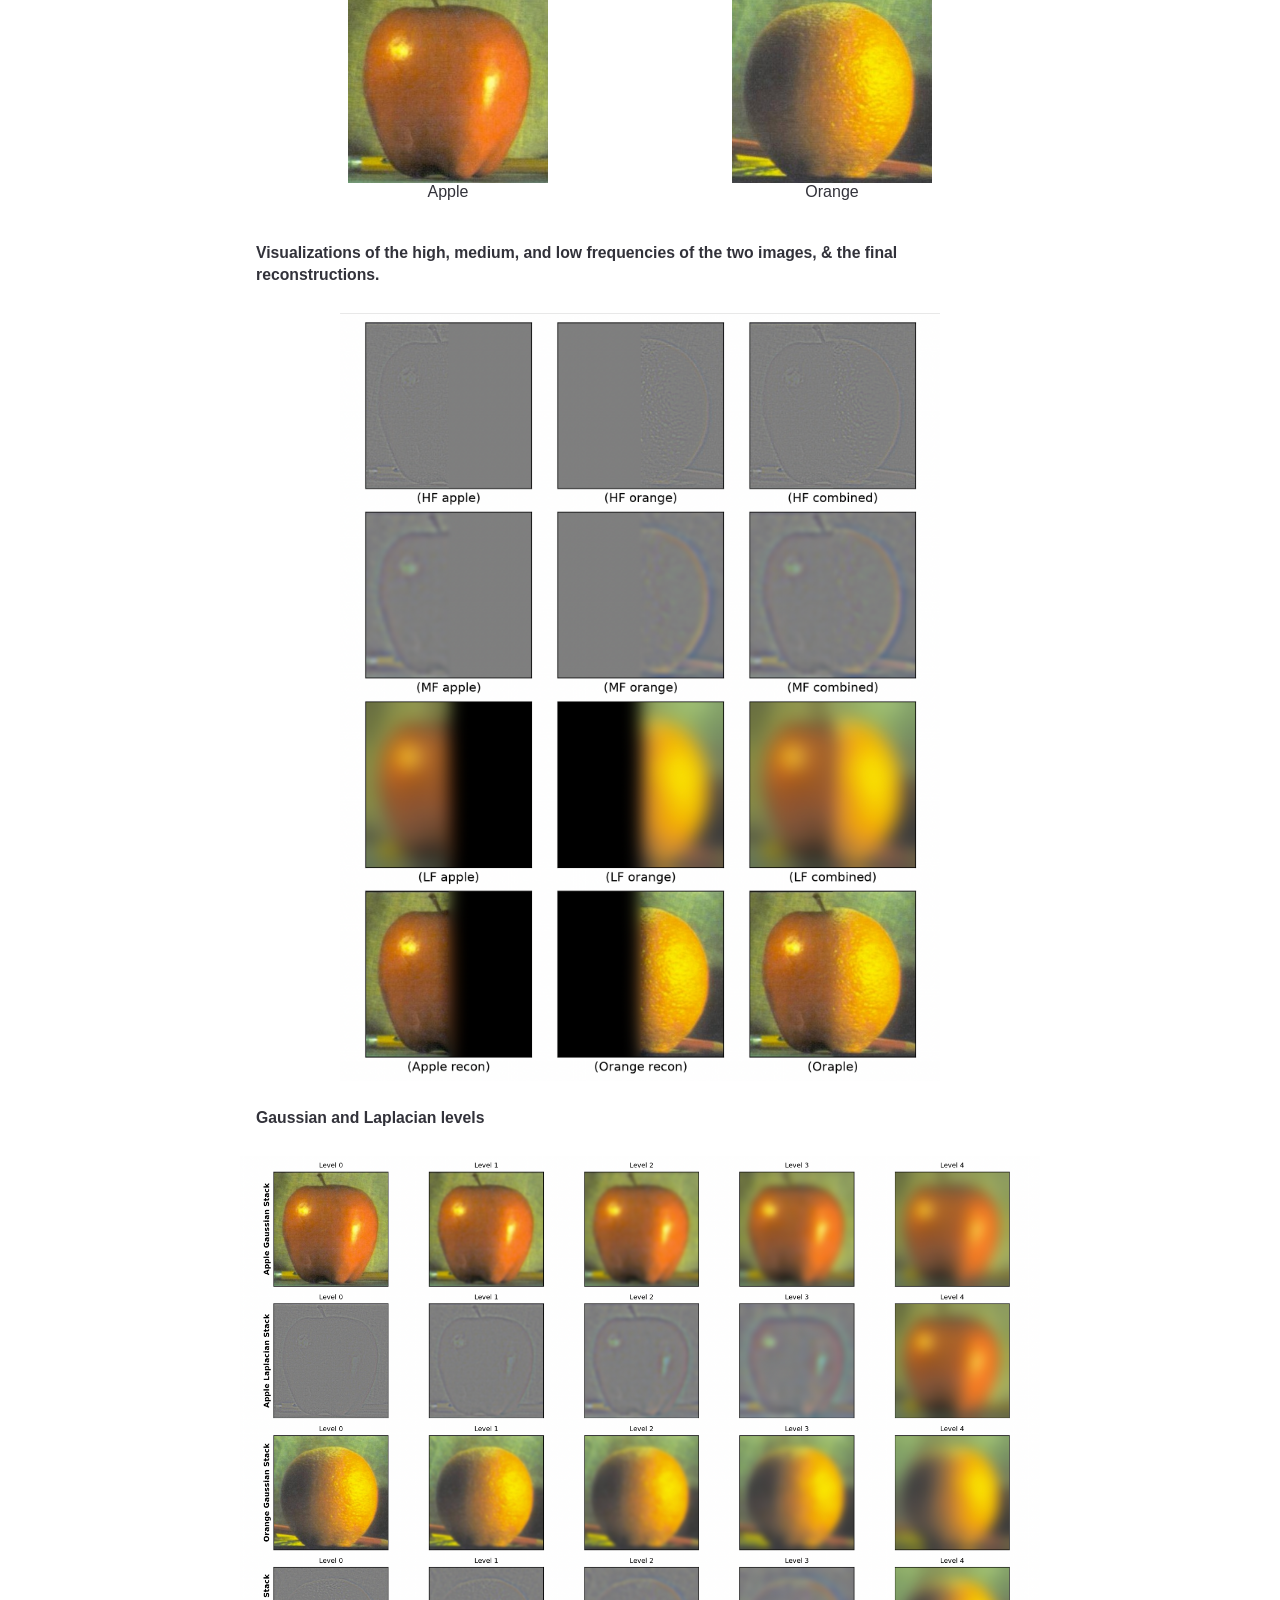
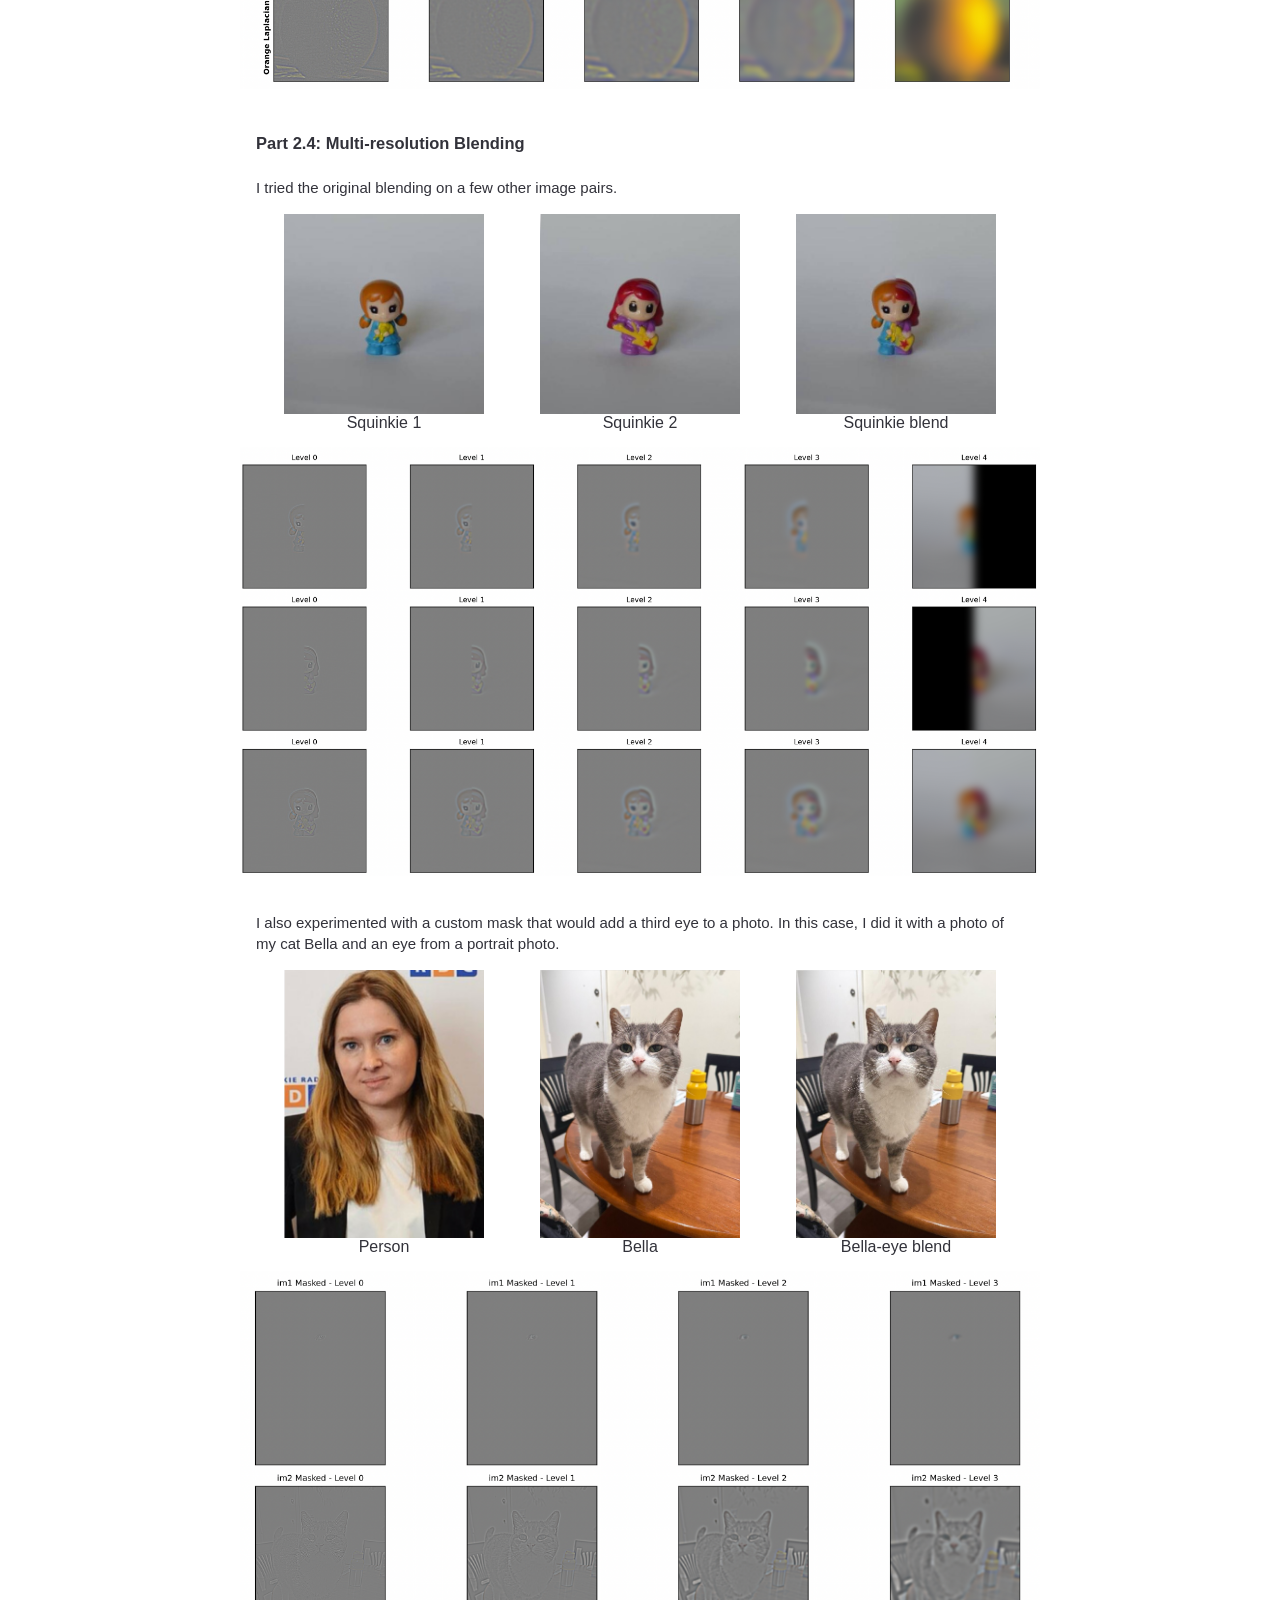
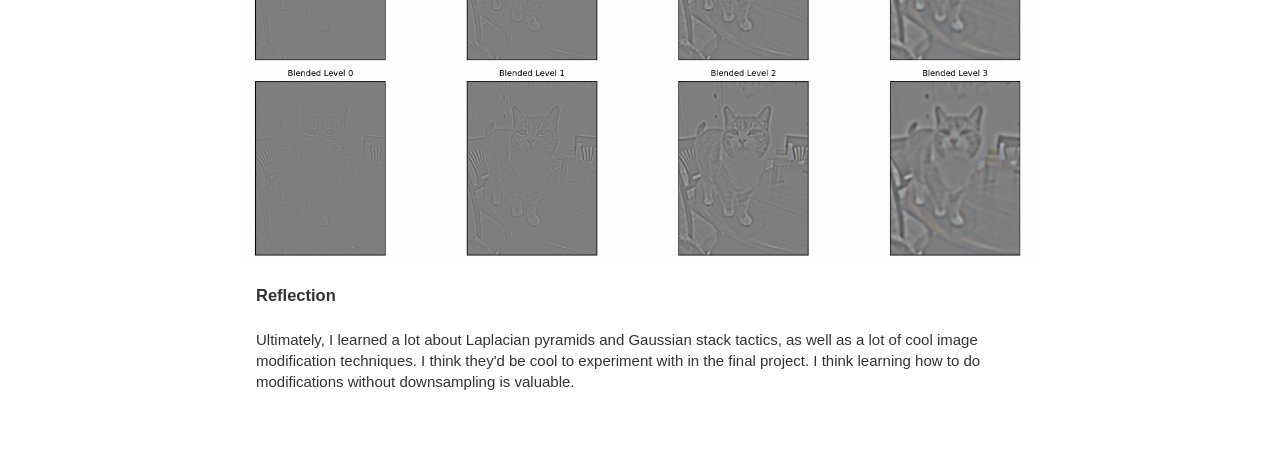
<file: proj2/index.html>
<html>
    <head>
        <link rel="stylesheet" href="../styles.css">
        <style>

			.container {
				margin: 0 auto;
				padding: 60px 20%;
			}

			figure {
				text-align: center;
			}

			img {
				display: inline-block;
			}

		</style>
    </head>

    <body>
        <div class="container">
            <h1>Project 2</h1>
            <p class="author">Nada Hameed</p>
            <h2>Fun with Filters and Frequencies</h2>

            <p>In this project, I worked a lot with implementing convolutions, 
                as well as various image manipulations, like sharpening, 
                hybridizing, and multi-resolution blending.
            </p>

            <div style="display: flex; justify-content: center;">
                <img src="images/2.4/custom_blend.jpg" width="300px" />
            </div>

            <p>This project was good at honing in on convolutions, but I 
                think the most important thing I learned was working with 
                Gaussian and Laplacian pyramids. That's a really cool concept 
                that I think is worth exploring more in the future.
            </p>

            <br>
            
            <div>
                <h3>Part 1: Fun with Filters</h3>

                <p>The brute-force method is to take the three filters and overlap them 
                    where they align the most. When there is a corner on an image, the red, 
                    blue, and green filters will all reflect that sharp edge at similar 
                    intensities. With that motivation in mind, for each color pair, I found the 
                    alignment that would minimize the error between the two, and then merged 
                    those results into a final image.
                </p>

                <h4>Part 1.1: Convolutions from Scratch</h4>

                <p>First I implemented convolution from scratch. It was pretty 
                    straightforward. I first flipped the kernel (horizontally and 
                    vertically) and padded the image. 
                    Padding is important because without it, the filter would 
                    extend past the boundaries of the image, and the output image 
                    would either shrink or not have the edges properly convolved. So 
                    I implemented zero padding at the boundaries, extending the image 
                    a bit.
                    Then I slide the filter over the padded image; at each position
                    /pixel, I computed the dot product between the image and filter 
                    overlap, and that is what I put in the resulting image's pixel.
                </p>

                <div style="display: flex; gap: 20px;">

                    <div style="flex: 1; min-width: 0; display: flex; flex-direction: column;">
                        <h5>Four for loops</h5>
                        <pre style="margin: 0; flex: 1; height: 100%; box-sizing: border-box;"><code style="text-align: left; display: block;">def convolution(img, kernel):
    h, w = img.shape
    kh, kw = kernel.shape
    ph, pw = kh // 2, kw // 2
    padded = np.pad(img, ((ph, ph), (pw, pw)), mode='constant')

    flip = np.flip(kernel)
    rv = np.zeros((h, w))
    for i in range(h):
        for j in range(w):
            pixel = 0
            for x in range(kh):
                for y in range(kw):
                    pixel += flip[x, y] * padded[i + x, j + y]
            rv[i, j] = pixel

    return rv</code></pre>
                    </div>

                    <div style="flex: 1; min-width: 0; display: flex; flex-direction: column;">
                        <h5>Two for loops</h5>
                        <pre style="margin: 0; flex: 1; height: 100%; box-sizing: border-box;"><code style="text-align: left; display: block;">def convolution(img, kernel):
    h, w = img.shape
    kh, kw = kernel.shape
    ph, pw = kh // 2, kw // 2
    padded = np.pad(img, ((ph, ph), (pw, pw)), mode='constant')

    flip = np.flip(kernel)
    rv = np.zeros((h, w))
    for i in range(h):
        for j in range(w):
            pixels = padded[i : i + kh, j : j + kw]
            rv[i, j] = np.sum(pixels * flip)

    return rv</code></pre>
                    </div>

                </div>

                <br>

                <h5 style="text-align: center;">Manual convolution vs. built-in convolution</h5>
                <div style="display: flex; flex-direction: column; align-items: center;">
                    <table style="width: 100%; text-align: center; border-collapse: collapse;">
                        <tr>
                            <td style="text-align: center;">
                            <img src="images/1.1/portrait.jpg" width="300px"/>
                            <figcaption>Original photo</figcaption>
                            </td>
                            <td style="text-align: center;">
                            <img src="images/1.1/portrait_box.jpg" width="300px"/>
                            <figcaption>Box filter</figcaption>
                            </td>
                        </tr>
                        <tr>
                            <td style="text-align: center;">
                            <img src="images/1.1/portrait_Dx.jpg" width="300px"/>
                            <figcaption>Dx filter</figcaption>
                            </td>
                            <td style="text-align: center;">
                            <img src="images/1.1/portrait_Dy.jpg" width="300px"/>
                            <figcaption>Dy filter</figcaption>
                            </td>
                        </tr>
                    </table>
                </div>

                <br>

                <h5 style="text-align: center;">Runtime</h5>
                <div style="display: flex; justify-content: center; margin: 20px 0;">
                    <table style="border-collapse: collapse; width: 80%; max-width: 600px; text-align: center; font-family: sans-serif;">
                        <thead>
                            <tr style="border-bottom: 2px solid #333;">
                                <th style="padding: 10px;">Kernel</th>
                                <th style="padding: 10px;">Four Loops</th>
                                <th style="padding: 10px;">Two Loops</th>
                                <th style="padding: 10px;">SciPy</th>
                            </tr>
                        </thead>
                        <tbody>
                            <tr style="border-bottom: 1px solid #ddd;">
                                <td style="padding: 10px; font-weight: bold;">9x9 box</td>
                                <td style="padding: 10px;">4.27 s</td>
                                <td style="padding: 10px;">0.51 s</td>
                                <td style="padding: 10px;">0.026 s</td>
                            </tr>
                            <tr style="border-bottom: 1px solid #ddd;">
                                <td style="padding: 10px; font-weight: bold;">Dx</td>
                                <td style="padding: 10px;">0.17 s</td>
                                <td style="padding: 10px;">0.48 s</td>
                                <td style="padding: 10px;">0.002 s</td>
                            </tr>
                            <tr>
                                <td style="padding: 10px; font-weight: bold;">Dy</td>
                                <td style="padding: 10px;">0.18 s</td>
                                <td style="padding: 10px;">0.48 s</td>
                                <td style="padding: 10px;">0.003 s</td>
                            </tr>
                        </tbody>
                    </table>
                </div>

                <p>The difference in runtime is evident when using 4 for loops vs. 2 for loops. 
                    4 for loops is excessive overhead. 2 for loops is significantly faster. SciPy 
                    was even faster, because turns out it optimizes with FFTs and all. Anyway, I 
                    had to resize my image, because using a large image from my iPhone took forever 
                    (since it is literally iterating over thousands of pixels).
                </p>

                <br>
                <h4>Part 1.2: Finite Difference Operator</h4>

                <p>In this part, I convolved the image with finite difference operators, Dx and Dy. From that, 
                    I computed the gradient magnitude image, and then binarized that using a threshold. This 
                    threshold was meant to hide noise at a certain level while showing true edges. The 
                    threshold that I settled on was 0.20. Lower numbers had a lot of noise interspersed, while 
                    higher numbers caused a lot of details to be lost.
                </p>

                <div style="display: flex; flex-direction: column; align-items: center;">
                    <table style="width: 100%; text-align: center; border-collapse: collapse;">
                        <tr>
                            <td style="text-align: center;">
                            <img src="images/1.2/cameraman.png" width="300px"/>
                            <figcaption>Original image</figcaption>
                            </td>
                            <td style="text-align: center; padding-bottom: 15px;">
                            <img src="images/1.2/cameraman_dx.png" width="300px"/>
                            <figcaption>Dx</figcaption>
                            </td>
                            <td style="text-align: center; padding-bottom: 15px;">
                            <img src="images/1.2/cameraman_dy.png" width="300px"/>
                            <figcaption>Dy</figcaption>
                            </td>
                        </tr>

                        <tr>
                            <td style="text-align: center;">
                            <img src="images/1.2/cameraman_gradient.png" width="300px"/>
                            <figcaption>Gradient magnitude</figcaption>
                            </td>
                            <td style="text-align: center;">
                            <img src="images/1.2/cameraman_edges.png" width="300px"/>
                            <figcaption>Binarized with T=0.2</figcaption>
                            </td>
                        </tr>
                    </table>
                </div>

                <br>
                <h4>Part 1.3: Derivative of Gaussian (DoG) Filter</h4>

                <p>When we did the finite difference edge detection, there was a lot 
                    of noise. To deal with this, we first convolved the image with a 
                    2D Gaussian filter (I chose the size to be 9x9, with sigma=1.5) 
                    to smooth out finer details and high frequencies a bit. Then, I 
                    applied the finite difference operators Dx and Dy to this blurred 
                    image to get smoothed partial derivatives. When I calculated the 
                    gradient magnitude on the smoothed image, the edge detection is a 
                    lot cleaner, and the threshold was a lot lower (0.06). So we got 
                    rid of noisy specks in the background, but kept the strong outlines 
                    of the main items in the scene.
                </p>

                <div style="display: flex; flex-direction: column; align-items: center;">
                    <table style="width: 100%; text-align: center; border-collapse: collapse;">
                        <tr>
                            <td style="text-align: center;">
                            <img src="images/1.3/cameraman_blurred.png" width="300px"/>
                            <figcaption>Blurred image</figcaption>
                            </td>
                            <td style="text-align: center; padding-bottom: 15px;">
                            <img src="images/1.3/cameraman_dx_smooth.png" width="300px"/>
                            <figcaption>Smoothed Dx</figcaption>
                            </td>
                            <td style="text-align: center; padding-bottom: 15px;">
                            <img src="images/1.3/cameraman_dy_smooth.png" width="300px"/>
                            <figcaption>Smoothed Dy</figcaption>
                            </td>
                        </tr>

                        <tr>
                            <td style="text-align: center;">
                            <img src="images/1.3/cameraman_mag_smooth.png" width="300px"/>
                            <figcaption>Smoothed gradient magnitude</figcaption>
                            </td>
                            <td style="text-align: center; padding-bottom: 15px;">
                            <img src="images/1.3/cameraman_edges_smooth.png" width="300px"/>
                            <figcaption>Smoothed binarized edges</figcaption>
                            </td>
                        </tr>
                    </table>
                </div>

                <p>What we also know is that blurring an image and then taking its 
                    derivative is equivalent to convolving the image with a single 
                    pre-computed filter, or Derivative of Gaussian (DoG) filters. I 
                    got the DoG filters by convolving the 2D Gaussian kernel with Dx 
                    and Dy. Instead of needing 2 sequential convolution steps, we can 
                    get the gradients in one pass, and then get the binarized edge map. 
                    They are both identical.
                </p>

                <div style="display: flex; flex-direction: column; align-items: center;">
                    <table style="width: 100%; text-align: center; border-collapse: collapse;">
                        <tr>
                            <td style="text-align: center;">
                            <img src="images/1.3/dog_x_kernel.png" width="200px"/>
                            <figcaption>DoG x kernel</figcaption>
                            </td>
                            <td style="text-align: center; padding-bottom: 15px;">
                            <img src="images/1.3/dog_y_kernel.png" width="200px"/>
                            <figcaption>DoG y kernel</figcaption>
                            </td>
                        </tr>
                        <tr>
                            <td style="text-align: center;">
                            <img src="images/1.3/cameraman_dog_dx.png" width="300px"/>
                            <figcaption>DoG Dx filter</figcaption>
                            </td>
                            <td style="text-align: center; padding-bottom: 15px;">
                            <img src="images/1.3/cameraman_dog_dy.png" width="300px"/>
                            <figcaption>DoG Dy filter</figcaption>
                            </td>
                        </tr>
                    </table>
                </div>

                <div style="display: flex; flex-direction: column; align-items: center;">
                    <table style="width: 100%; text-align: center; border-collapse: collapse;">
                        <tr>
                            <td style="text-align: center;">
                            <img src="images/1.3/cameraman_mag_dog.png" width="300px"/>
                            <figcaption>DoG gradient magnitude</figcaption>
                            </td>
                            <td style="text-align: center; padding-bottom: 15px;">
                            <img src="images/1.3/cameraman_edges_dog.png" width="300px"/>
                            <figcaption>DoG edge binarization</figcaption>
                            </td>
                        </tr>
                    </table>
                </div>


            </div>

            <div>
                <h3>Part 2: Fun with Frequencies!</h3>

                <h4>Part 2.1: Image "Sharpening"</h4>

                <p>In this section, I worked on sharpening an image. We used 
                    something called unsharp masking, which sharpens an image by 
                    isolating its high frequency details and then amplifying those. 
                    Like we've talked about, high frequencies mark sharp changes in edges 
                    or textures. To actually capture the high frequencies of an image, 
                    first I convolved the original image with a Gaussian filter to get 
                    a blurred image, which are the low frequencies. Then, I solved for 
                    the high frequencies simply by subtracting the low frequencies 
                    from the original image. Then to actually sharpen the original image, 
                    I scaled and then added the high frequencies back to the original image 
                    using a scalar factor alpha. So I was able to sharpen the image by 
                    increasing contrast at edges/high frequencies/boundaries.
                </p>

                <p>I tested various alpha values. Alpha ultimately represetns the strength 
                    of the sharpening. You can see that the image seems to get sharper and 
                    sharper the higher alpha is, but there eventually are ringing artifacts 
                    and more background grain/noise. It looks unseemly.
                </p>

                <div style="display: flex; flex-direction: column; align-items: center;">
                    <table style="width: 100%; text-align: center; border-collapse: collapse;">
                        <tr>
                            <td style="text-align: center;">
                            <img src="images/2.1/taj.jpg" width="250px"/>
                            <figcaption>Original image</figcaption>
                            </td>
                            <td style="text-align: center; padding-bottom: 15px;">
                            <img src="images/2.1/taj_blurred.jpg" width="250px"/>
                            <figcaption>Gaussian blur</figcaption>
                            </td>
                            <td style="text-align: center; padding-bottom: 15px;">
                            <img src="images/2.1/taj_high.jpg" width="250px"/>
                            <figcaption>High frequencies</figcaption>
                            </td>
                        </tr>
                        <tr>
                            <td style="text-align: center;">
                            <img src="images/2.1/taj_sharp_0.5.jpg" width="250px"/>
                            <figcaption>Alpha = 0.5</figcaption>
                            </td>
                            <td style="text-align: center; padding-bottom: 15px;">
                            <img src="images/2.1/taj_sharp_1.5.jpg" width="250px"/>
                            <figcaption>Alpha = 1.5</figcaption>
                            </td>
                            <td style="text-align: center; padding-bottom: 15px;">
                            <img src="images/2.1/taj_sharp_3.0.jpg" width="250px"/>
                            <figcaption>Alpha = 3.0</figcaption>
                            </td>
                        </tr>
                    </table>
                </div>

                <p>I also tried taking an already sharp image, blurring it with a Gaussian 
                    filter, and then trying to sharpen it again back to its original state. 
                    While the resulting image does look sharp, it is not the same as it 
                    originally was. By applying the Gaussian blur, we are losing information, 
                    and it is not possible to regain that when resharpening. Also, if you 
                    look closely, you can see ringing artifacts near the edges of the image.
                </p>

                <div style="display: flex; flex-direction: column; align-items: center;">
                    <table style="width: 100%; text-align: center; border-collapse: collapse;">
                        <tr>
                            <td style="text-align: center;">
                            <img src="images/2.1/taj.jpg" width="250px"/>
                            <figcaption>Original image</figcaption>
                            </td>
                            <td style="text-align: center; padding-bottom: 15px;">
                            <img src="images/2.1/taj_blur.jpg" width="250px"/>
                            <figcaption>Blurred</figcaption>
                            </td>
                            <td style="text-align: center; padding-bottom: 15px;">
                            <img src="images/2.1/taj_blur_sharp.jpg" width="250px"/>
                            <figcaption>Sharpened back (alpha = 1.5)</figcaption>
                            </td>
                        </tr>
                    </table>
                </div>

                <p>I tried it (high res -> blur -> sharpen) on another high resolution 
                    image, but you can see the same thing happen.
                </p>
                <div style="display: flex; flex-direction: column; align-items: center;">
                    <table style="width: 100%; text-align: center; border-collapse: collapse;">
                        <tr>
                            <td style="text-align: center;">
                            <img src="images/2.1/yosemite.jpg" width="400px"/>
                            <figcaption>Original image</figcaption>
                            </td>
                            <td style="text-align: center; padding-bottom: 15px;">
                            <img src="images/2.1/yosemite_blur.jpg" width="400px"/>
                            <figcaption>Blurred</figcaption>
                            </td>
                            <td style="text-align: center; padding-bottom: 15px;">
                            <img src="images/2.1/yosemite_blur_sharp.jpg" width="400px"/>
                            <figcaption>Sharpened back (alpha = 1.5)</figcaption>
                            </td>
                        </tr>
                    </table>
                </div>

                <br>
                <h4>Part 2.2: Hybrid Images</h4>

                <p>Based on the paper by Oliva, Torralba, and Schyns, 
                    I implemented hybrid images. Human perception processes 
                    images using different spatial frequencies depending 
                    on distance from the object. High spatial frequencies 
                    are more visible when looking close up, whereas low 
                    spatial frequencies dominate when looking from afar.
                </p>

                <p>To create a hybrid image, first I had to align the two 
                    images. I picked keypoints from each as an anchor. For 
                    example, with the classic example of Derek and Nutmeg, 
                    I used their eyes as anchors/keypoints. Then, I applied 
                    a 2D Gaussian (low-pass) filter to the second image to 
                    extract low frequencies. To the first image, I subtracted 
                    its low-pass version from its original self, to retain 
                    high frequencies and edges. Then I summed those two outputs 
                    and clipped to a valid intensity range. When applying filters 
                    to the two iamges, I had to tune sigma values to see how much 
                    information I wanted to retain. I had to preserve enough detail 
                    of image 1 when looking up close, while still keeping enough 
                    information from image 2 so that you could make it out when 
                    looking from afar. Eventually I settled on sigma1 = 5, and 
                    sigma2 = 8.
                </p>

                <div style="display: flex; flex-direction: column; align-items: center;">
                    <table style="width: 100%; text-align: center; border-collapse: collapse;">
                        <tr>
                            <td style="text-align: center;">
                            <img src="images/2.2/DerekPicture.jpg" width="300px"/>
                            <figcaption>Derek</figcaption>
                            </td>
                            <td style="text-align: center; padding-bottom: 15px;">
                            <img src="images/2.2/nutmeg.jpg" width="300px"/>
                            <figcaption>Nutmeg</figcaption>
                            </td>
                            <td style="text-align: center; padding-bottom: 15px;">
                            <img src="images/2.2/derek_nutmeg.png" width="300px"/>
                            <figcaption>Derek-Nutmeg hybrid</figcaption>
                            </td>
                        </tr>
                    </table>
                </div>

                <p>I tried it on some other images as well, and plotted the 
                    frequencies too.
                </p>

                <div style="display: flex; flex-direction: column; align-items: center;">
                    <table style="width: 100%; text-align: center; border-collapse: collapse;">
                        <tr>
                            <td style="text-align: center;">
                            <img src="images/2.2/harambe.jpg" width="300px"/>
                            <figcaption>Harambe</figcaption>
                            </td>
                            <td style="text-align: center; padding-bottom: 15px;">
                            <img src="images/2.2/cat2.jpg" width="300px"/>
                            <figcaption>My cat Bella</figcaption>
                            </td>
                            <td style="text-align: center; padding-bottom: 15px;">
                            <img src="images/2.2/cat_harambe.png" width="300px"/>
                            <figcaption>Harambe-Bella hybrid</figcaption>
                            </td>
                        </tr>
                    </table>
                </div>

                <div style="display: flex; flex-direction: column; align-items: center;">
                    <table style="width: 100%; text-align: center; border-collapse: collapse;">
                        <tr>
                            <td style="text-align: center;">
                            <img src="images/2.2/input1_fft_harambe.png" width="250px"/>
                            <figcaption>Harambe FFT</figcaption>
                            </td>
                            <td style="text-align: center; padding-bottom: 15px;">
                            <img src="images/2.2/input2_fft_bella.png" width="250px"/>
                            <figcaption>Bella FFT</figcaption>
                            </td>
                            <td style="text-align: center;">
                            <img src="images/2.2/high_pass_fft.png" width="250px"/>
                            <figcaption>High pass FFT</figcaption>
                            </td>
                            <td style="text-align: center; padding-bottom: 15px;">
                            <img src="images/2.2/low_pass_fft.png" width="250px"/>
                            <figcaption>Low pass FFT</figcaption>
                            </td>
                            <td style="text-align: center; padding-bottom: 15px;">
                            <img src="images/2.2/hybrid_fft.png" width="250px"/>
                            <figcaption>Hybrid FFT</figcaption>
                            </td>
                        </tr>
                    </table>
                </div>

                <div style="display: flex; flex-direction: column; align-items: center;">
                    <table style="width: 100%; text-align: center; border-collapse: collapse;">
                        <tr>
                            <td style="text-align: center;">
                            <img src="images/2.2/owl.jpg" width="300px"/>
                            <figcaption>Owl</figcaption>
                            </td>
                            <td style="text-align: center; padding-bottom: 15px;">
                            <img src="images/2.2/tiger.jpg" width="300px"/>
                            <figcaption>Tiger</figcaption>
                            </td>
                            <td style="text-align: center; padding-bottom: 15px;">
                            <img src="images/2.2/owl_tiger.png" width="300px"/>
                            <figcaption>Owl-tiger hybrid</figcaption>
                            </td>
                        </tr>
                    </table>
                </div>


                <h4>Part 2.3: Gaussian and Laplacian Stacks</h4>

                <p>In this part, I implemented Gaussian and Laplacian stacks. 
                    I implemented them from scratch, without downsampling (which 
                    loses information). Normal image pyramids downsample; 
                    instead, a stack maintains the original image dimensions across 
                    all levels.
                </p>
                <p>A Gaussian stack is constructed by repeatedly applying 
                    a Gaussian filter to an image but with increasing sigma 
                    values (I doubled each time) without subsampling. The 
                    Laplacian stack is computed by taking the difference between 
                    adjacent levels of the Gaussian stack. The last level has the 
                    lowest frequency residual base.
                </p>

                <h5>Original images</h5>
                <div style="display: flex; flex-direction: column; align-items: center;">
                    <table style="width: 100%; text-align: center; border-collapse: collapse;">
                        <tr>
                            <td style="text-align: center;">
                            <img src="images/2.3/apple.jpeg" width="200px"/>
                            <figcaption>Apple</figcaption>
                            </td>
                            <td style="text-align: center; padding-bottom: 15px;">
                            <img src="images/2.3/orange.jpeg" width="200px"/>
                            <figcaption>Orange</figcaption>
                            </td>
                        </tr>
                    </table>
                </div>

                <h5>Visualizations of the high, medium, and low frequencies of the 
                    two images, & the final reconstructions.
                </h5>

                <div style="display: flex; justify-content: center;">
                    <img src="images/2.3/oraple_f.png" width="600px" />
                </div>

                <h5>Gaussian and Laplacian levels</h5>

                <div style="display: flex; justify-content: center;">
                    <img src="images/2.3/oraple_levels.png" width="800px" />
                </div>

                <br>
                <h4>Part 2.4: Multi-resolution Blending</h4>

                <p>I tried the original blending on a few other image pairs.</p>
                
                <div style="display: flex; flex-direction: column; align-items: center;">
                    <table style="width: 100%; text-align: center; border-collapse: collapse;">
                        <tr>
                            <td style="text-align: center;">
                            <img src="images/2.3/squinkie1.jpg" width="200px"/>
                            <figcaption>Squinkie 1</figcaption>
                            </td>
                            <td style="text-align: center; padding-bottom: 15px;">
                            <img src="images/2.3/squinkie2.jpg" width="200px"/>
                            <figcaption>Squinkie 2</figcaption>
                            </td>
                            <td style="text-align: center; padding-bottom: 15px;">
                            <img src="images/2.3/squinkie_blend.jpg" width="200px"/>
                            <figcaption>Squinkie blend</figcaption>
                            </td>
                        </tr>
                    </table>
                </div>

                <div style="display: flex; justify-content: center;">
                    <img src="images/2.3/squinkie_f.png" width="800px" />
                </div>

                <br>

                <p>I also experimented with a custom mask that would add 
                    a third eye to a photo. In this case, I did it with a 
                    photo of my cat Bella and an eye from a portrait photo.
                </p>

                <div style="display: flex; flex-direction: column; align-items: center;">
                    <table style="width: 100%; text-align: center; border-collapse: collapse;">
                        <tr>
                            <td style="text-align: center;">
                            <img src="images/2.4/person1.jpg" width="200px"/>
                            <figcaption>Person</figcaption>
                            </td>
                            <td style="text-align: center; padding-bottom: 15px;">
                            <img src="images/2.4/cat4.jpg" width="200px"/>
                            <figcaption>Bella</figcaption>
                            </td>
                            <td style="text-align: center; padding-bottom: 15px;">
                            <img src="images/2.4/custom_blend.jpg" width="200px"/>
                            <figcaption>Bella-eye blend</figcaption>
                            </td>
                        </tr>
                    </table>
                </div>

                <div style="display: flex; justify-content: center;">
                    <img src="images/2.4/custom_levels.png" width="800px" />
                </div>

                <h4>Reflection</h4>
                <p>Ultimately, I learned a lot about Laplacian pyramids 
                    and Gaussian stack tactics, as well as a lot of cool 
                    image modification techniques. I think they'd be cool 
                    to experiment with in the final project. I think learning 
                    how to do modifications without downsampling is valuable.
                </p>

            </div>

        </div>
        
    </body>
</html>
</file>
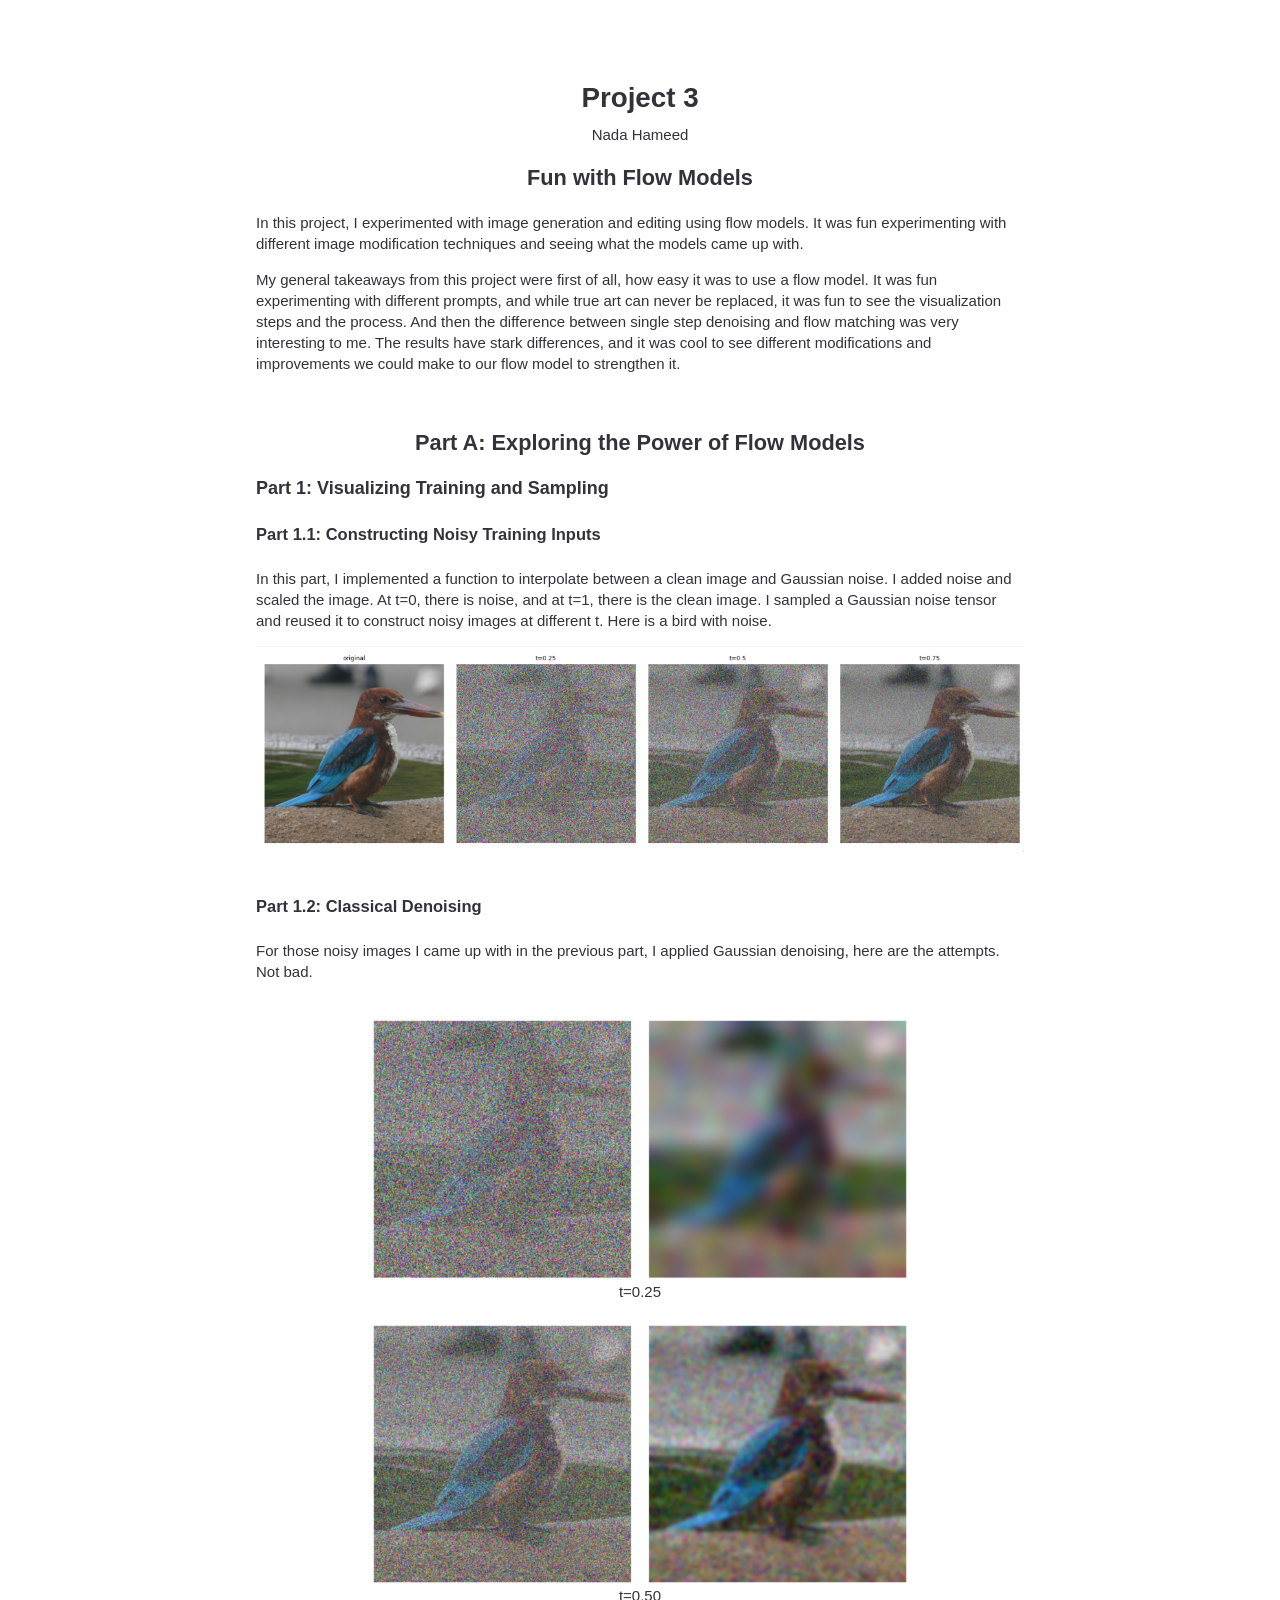
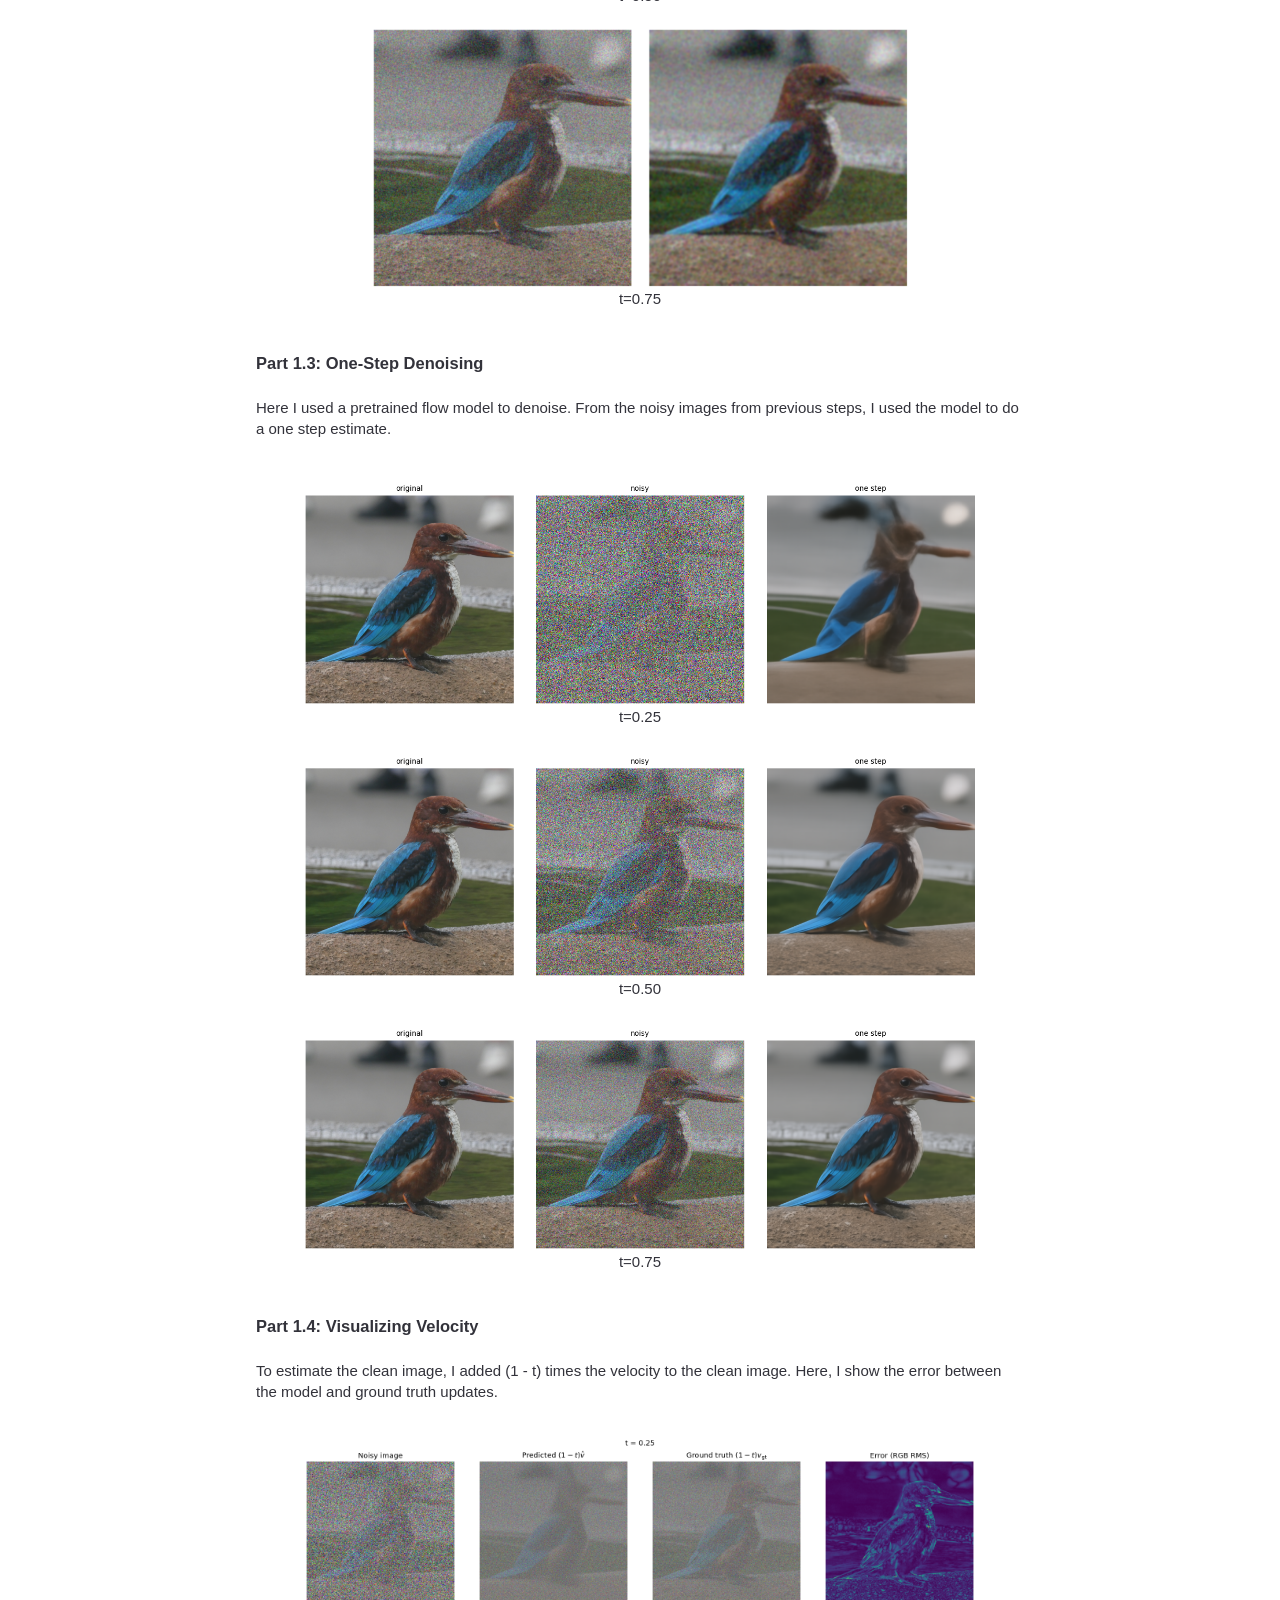
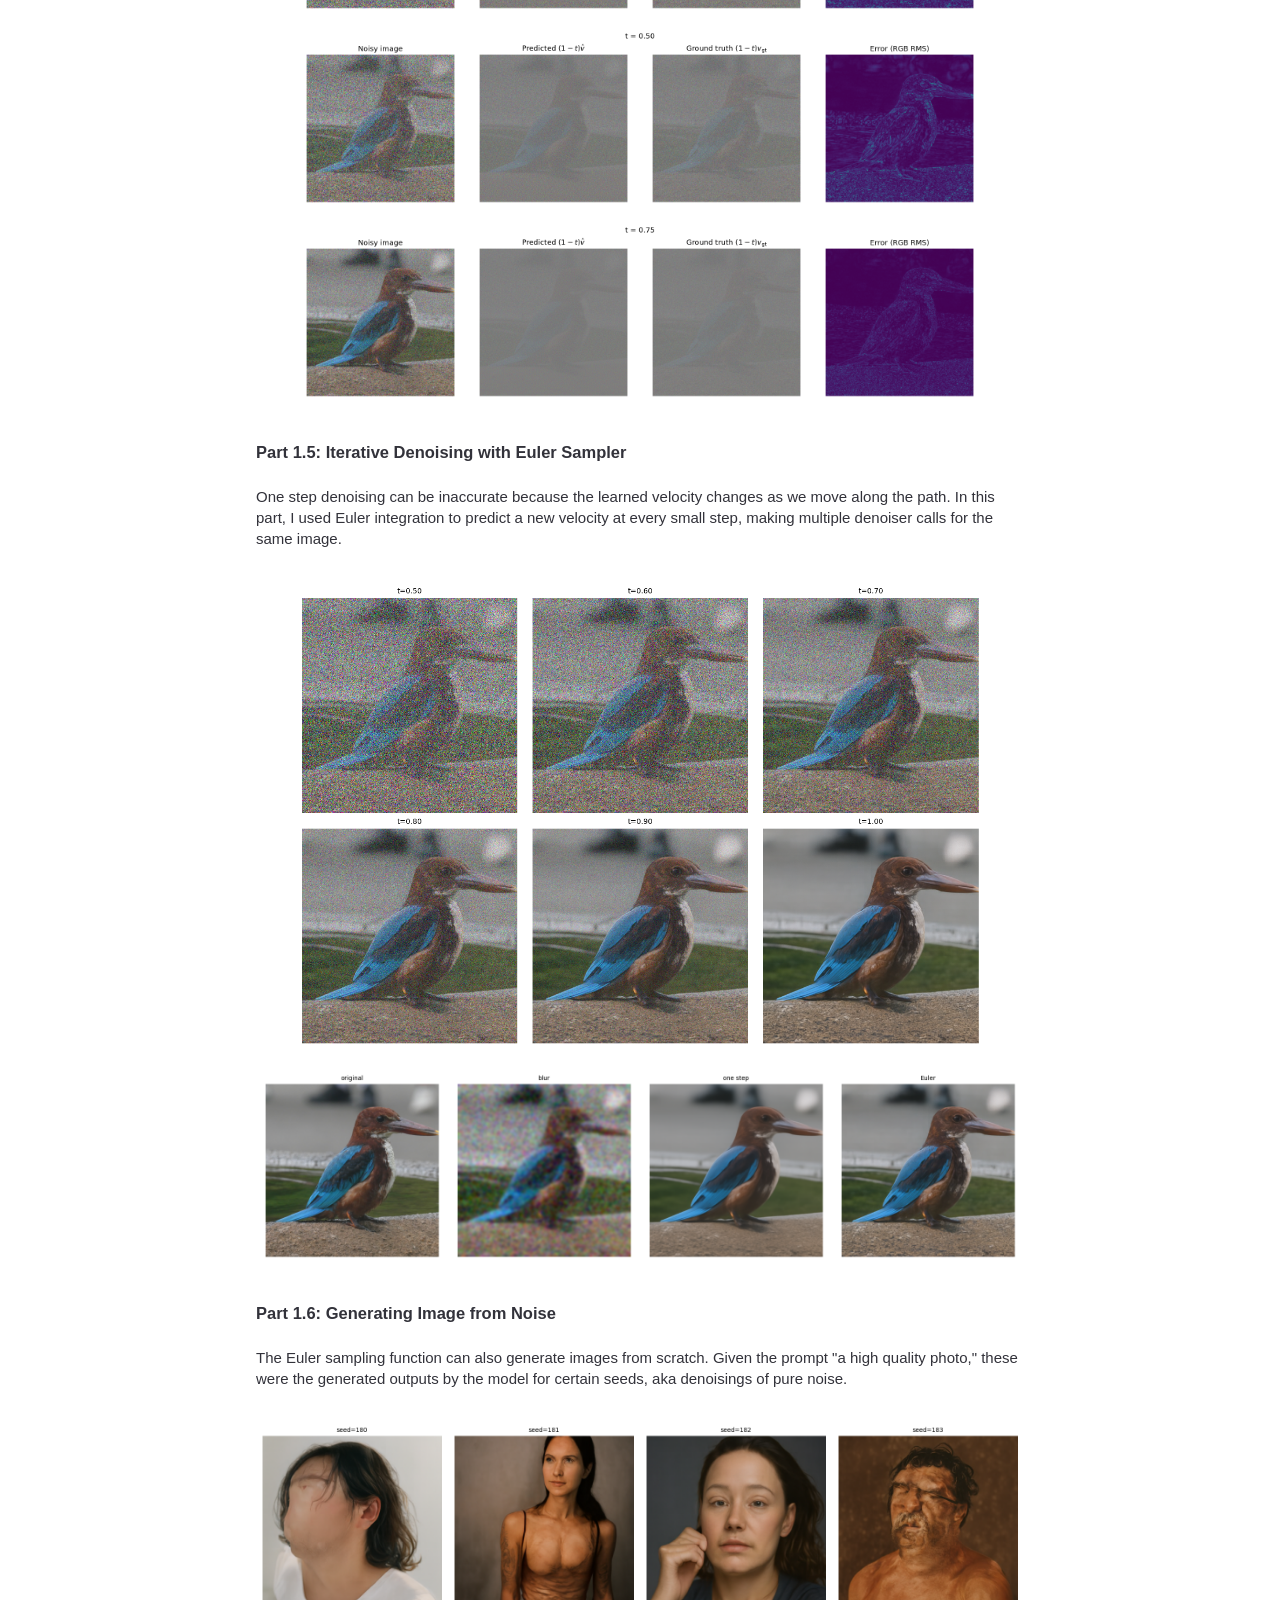
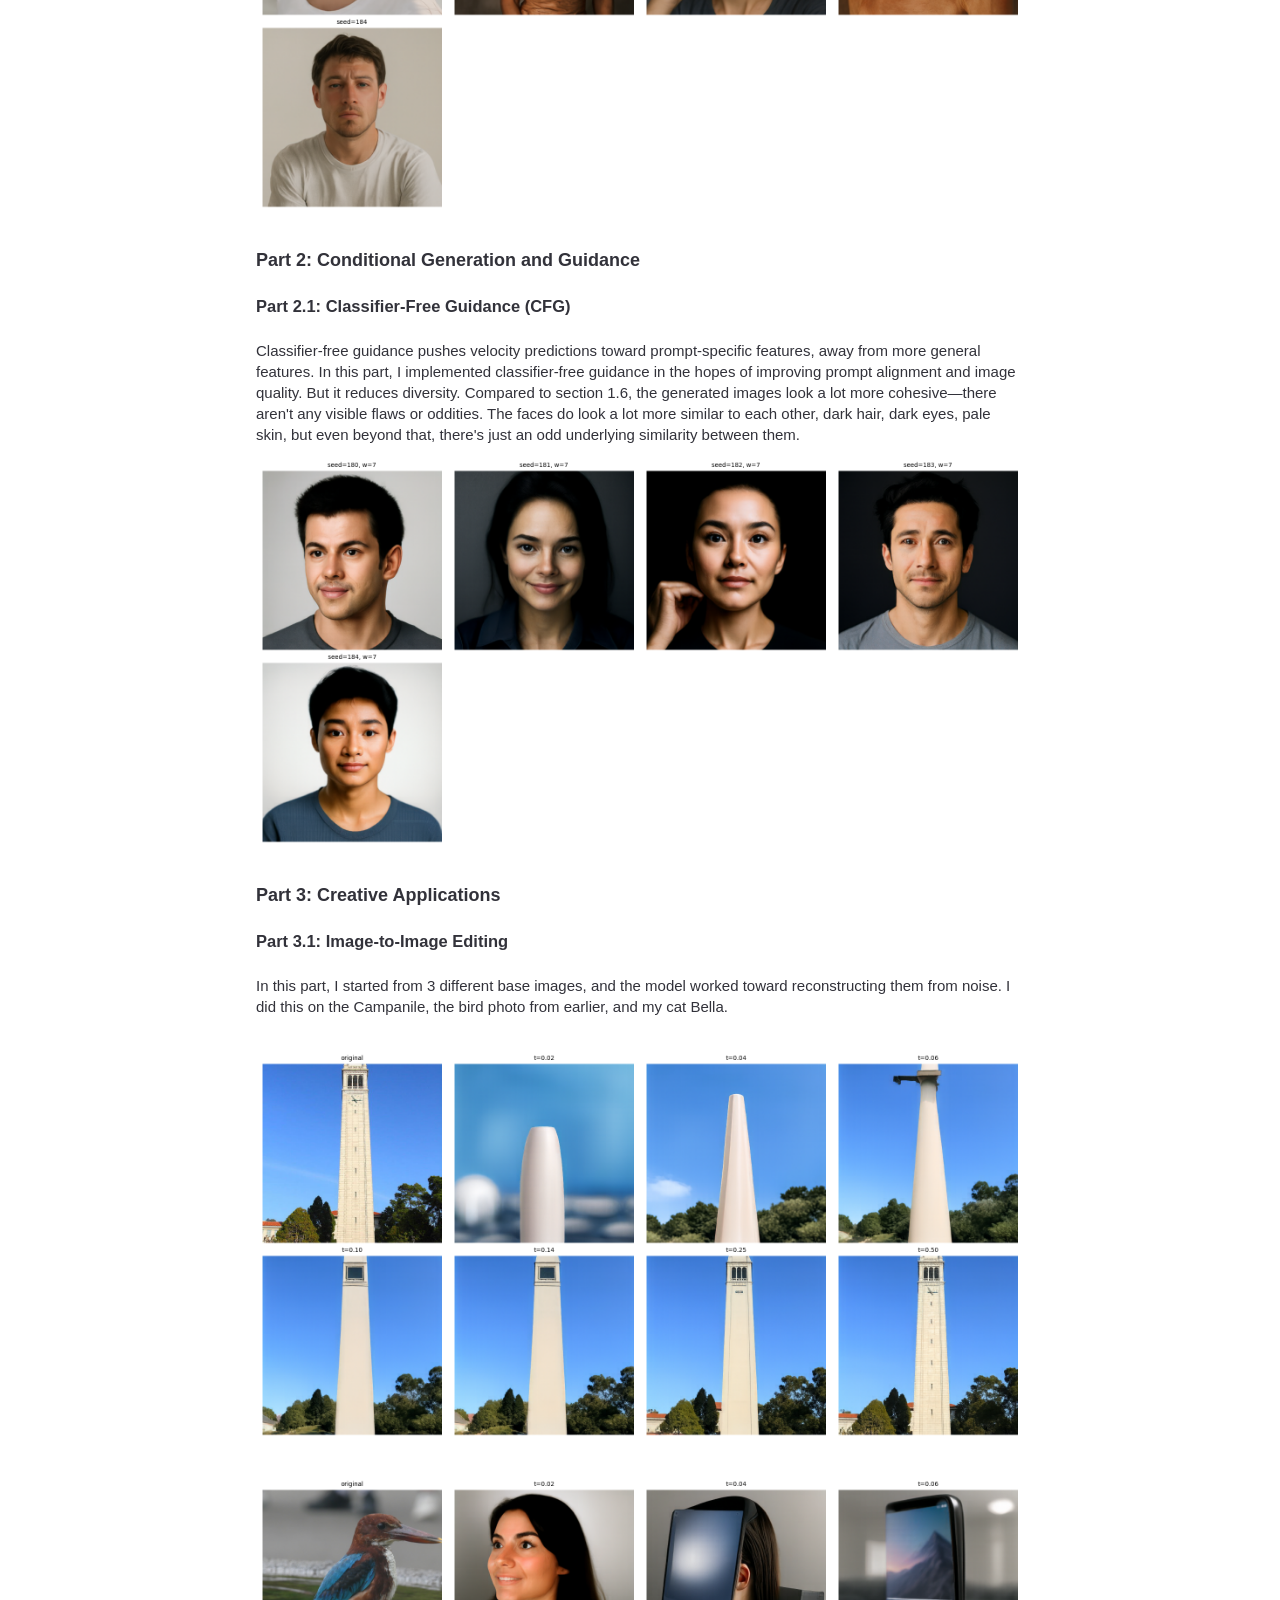
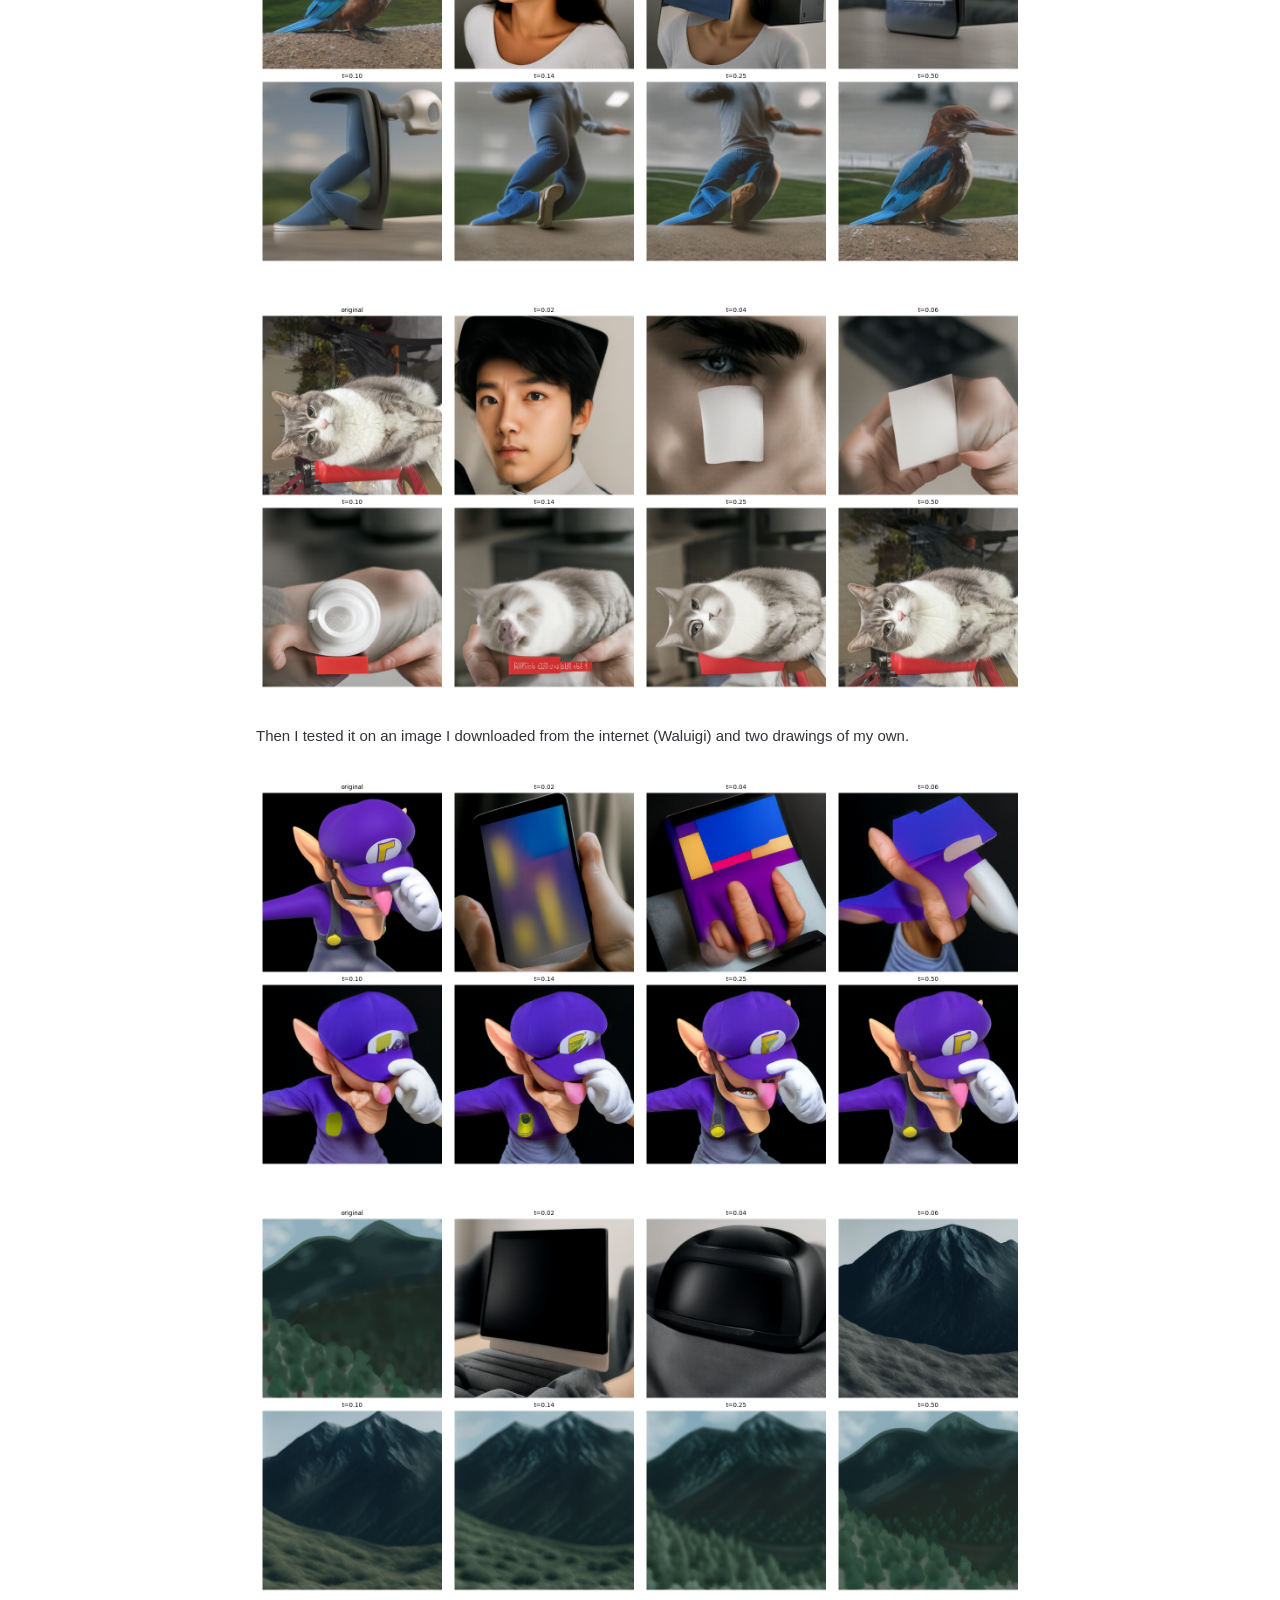
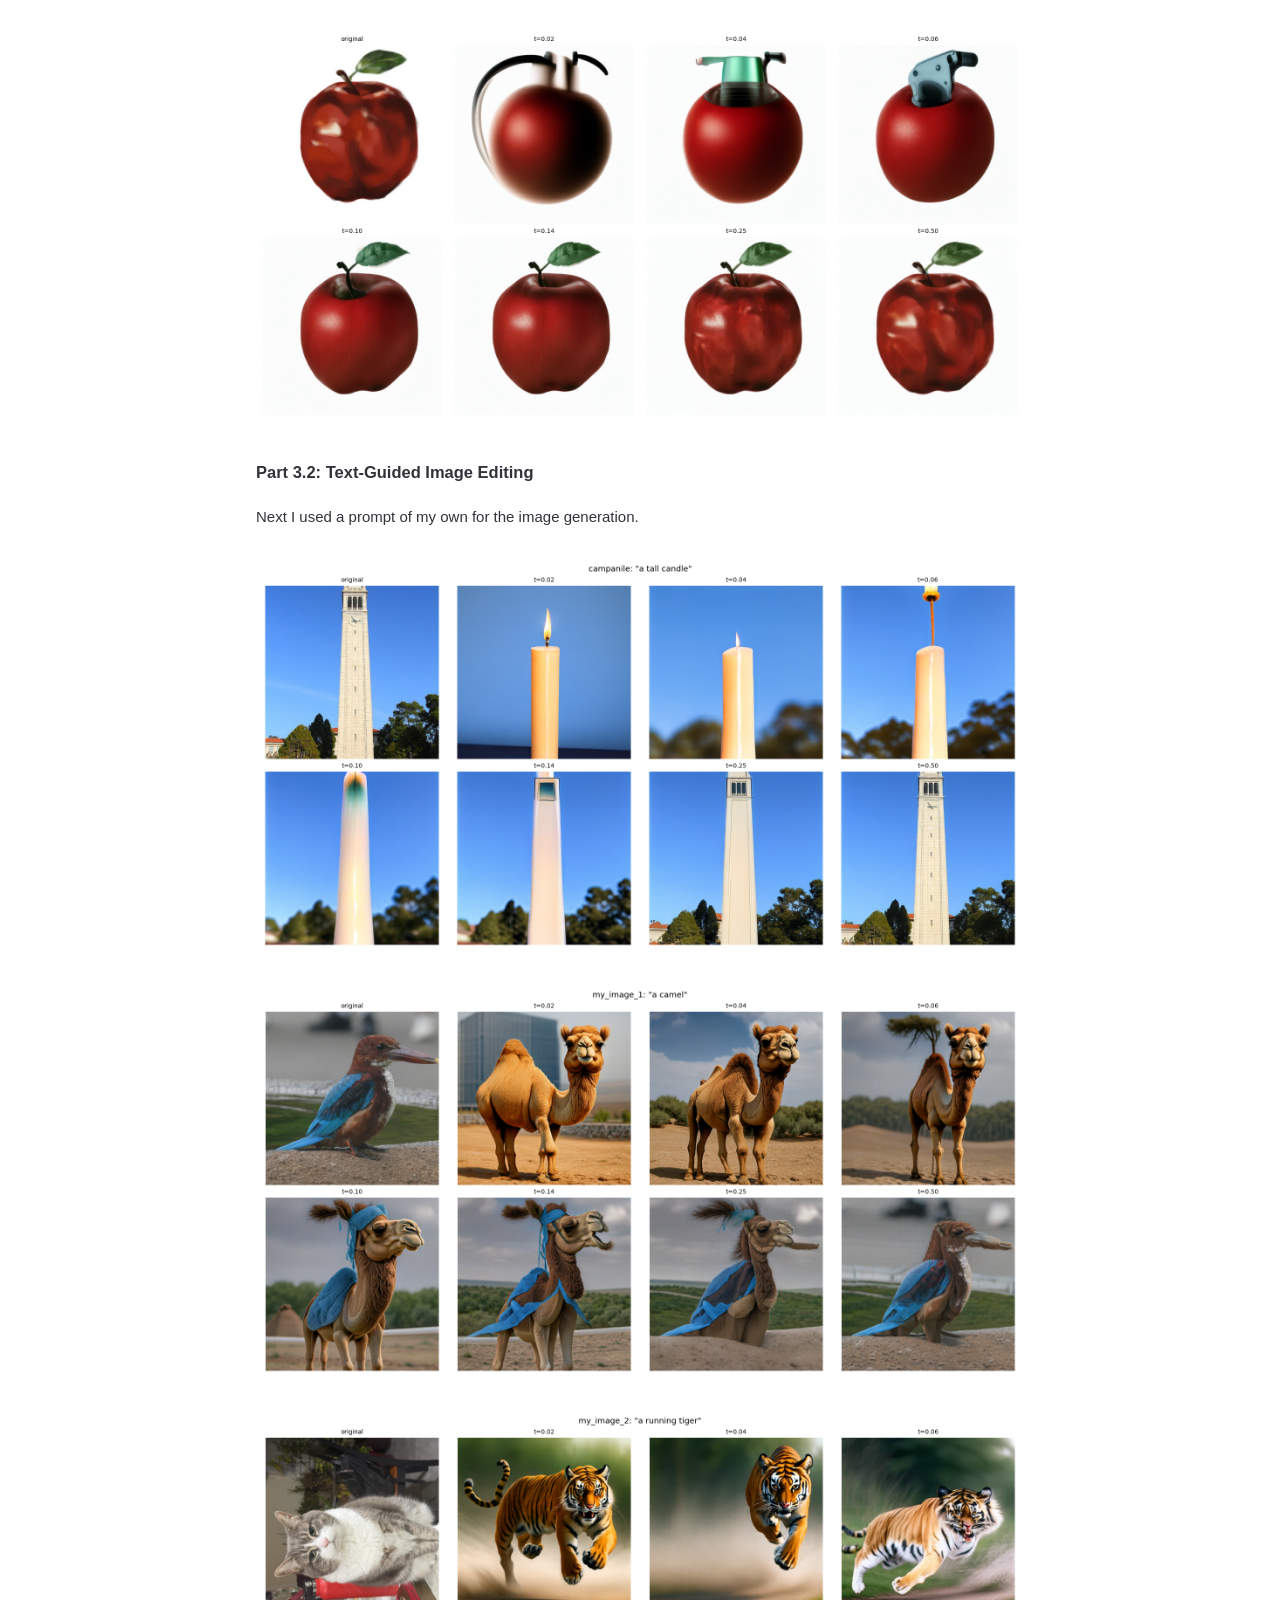
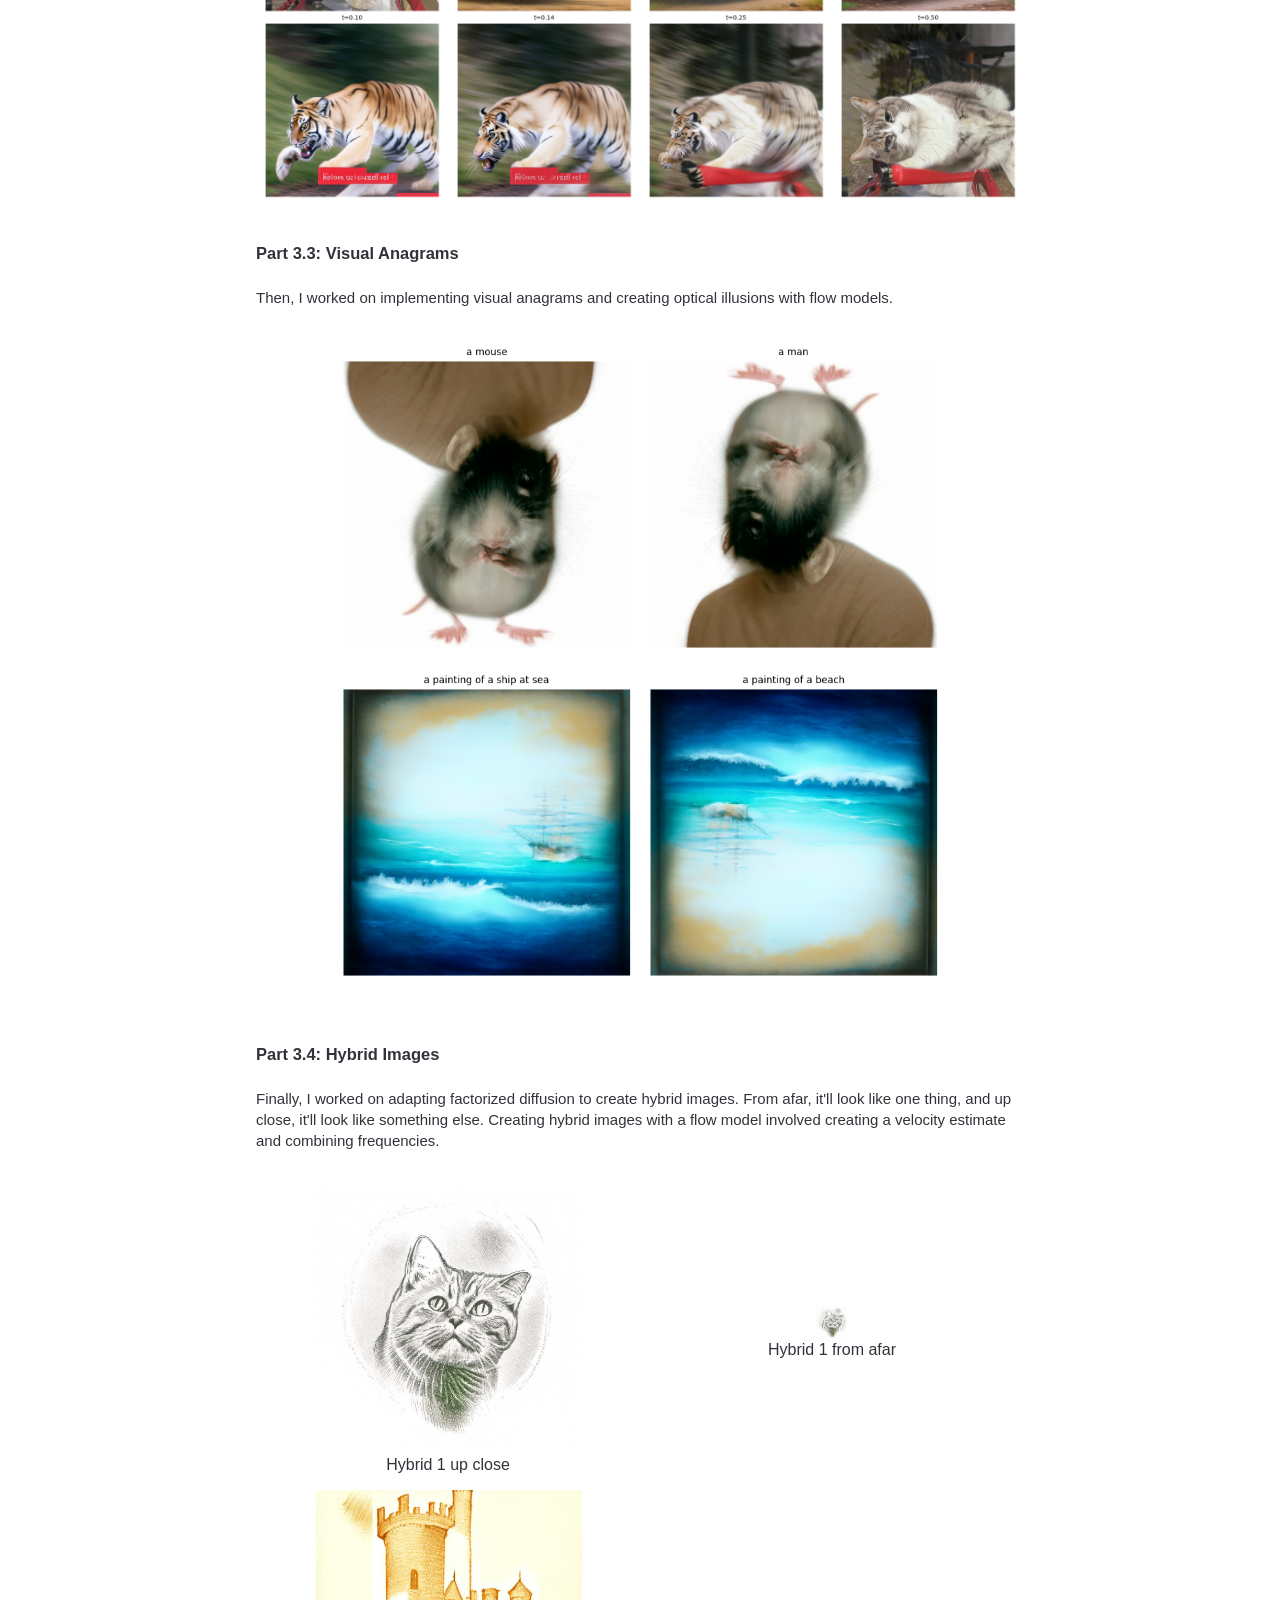
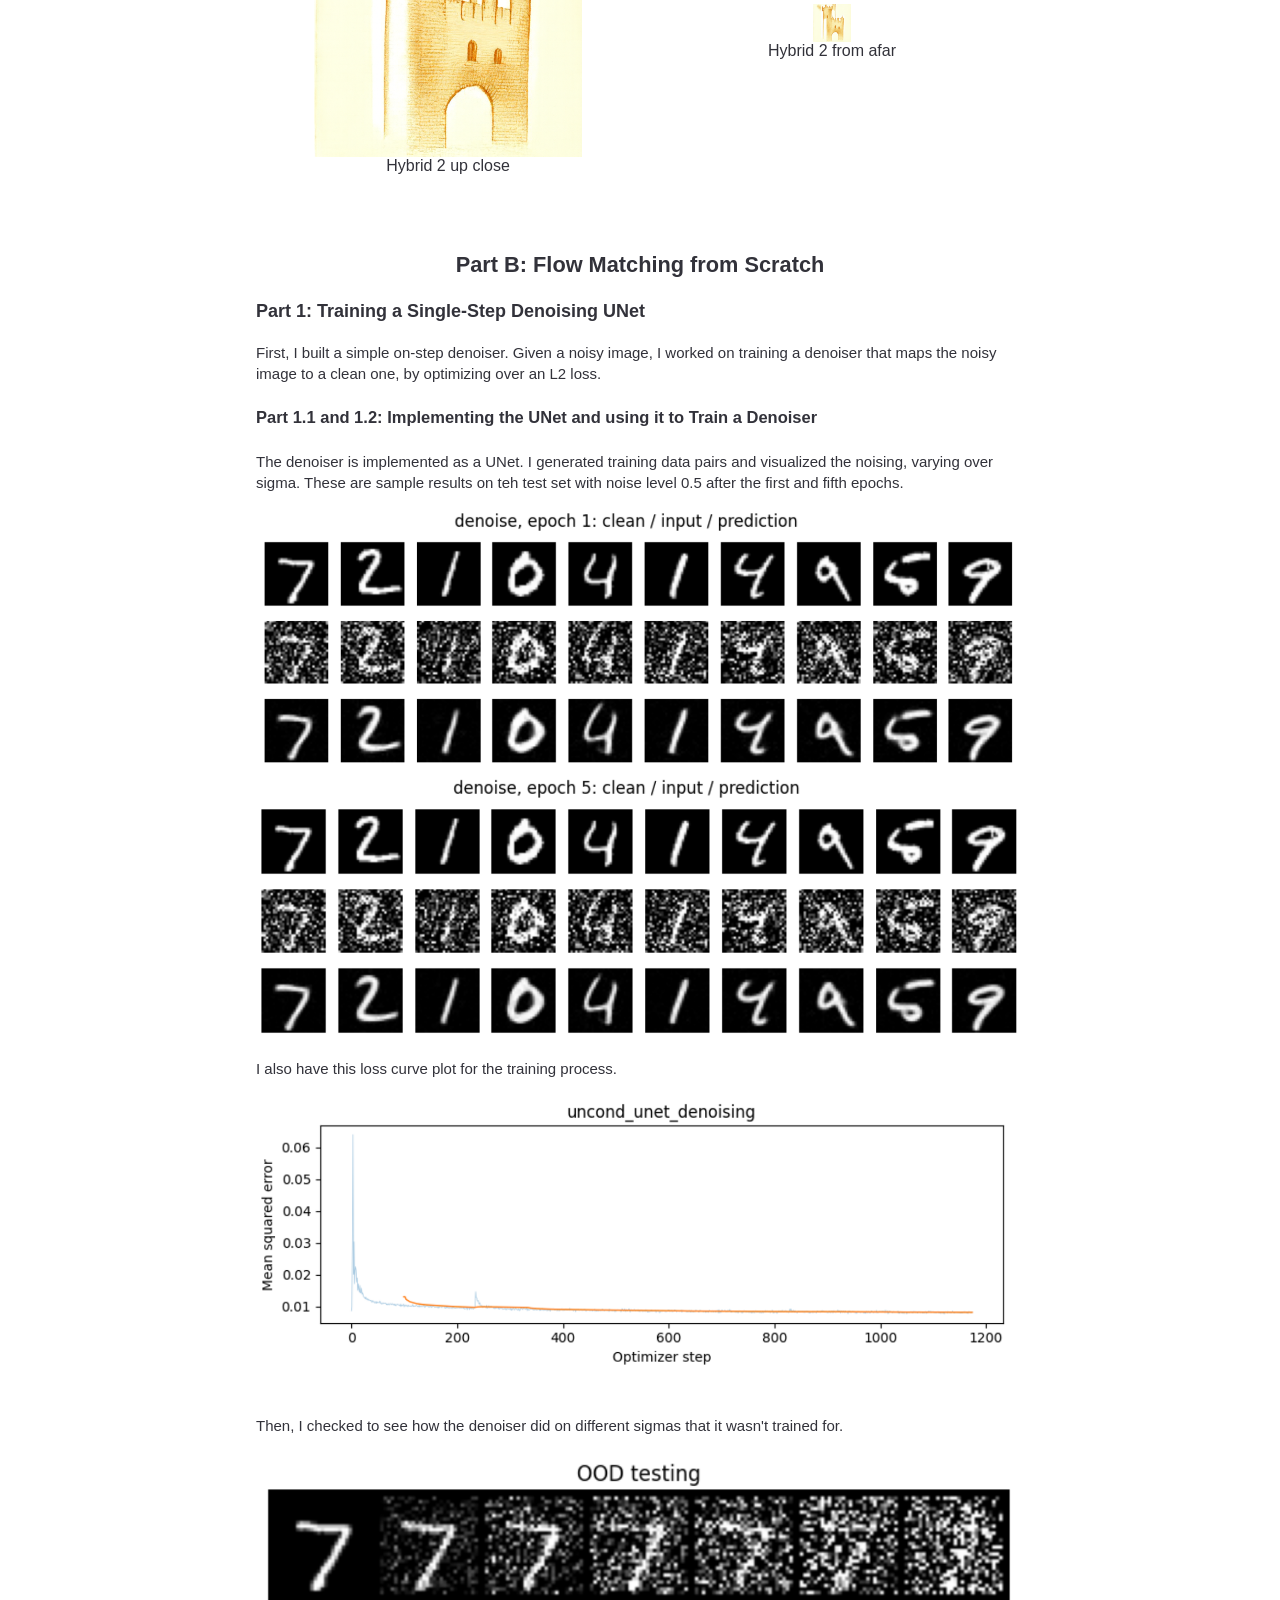
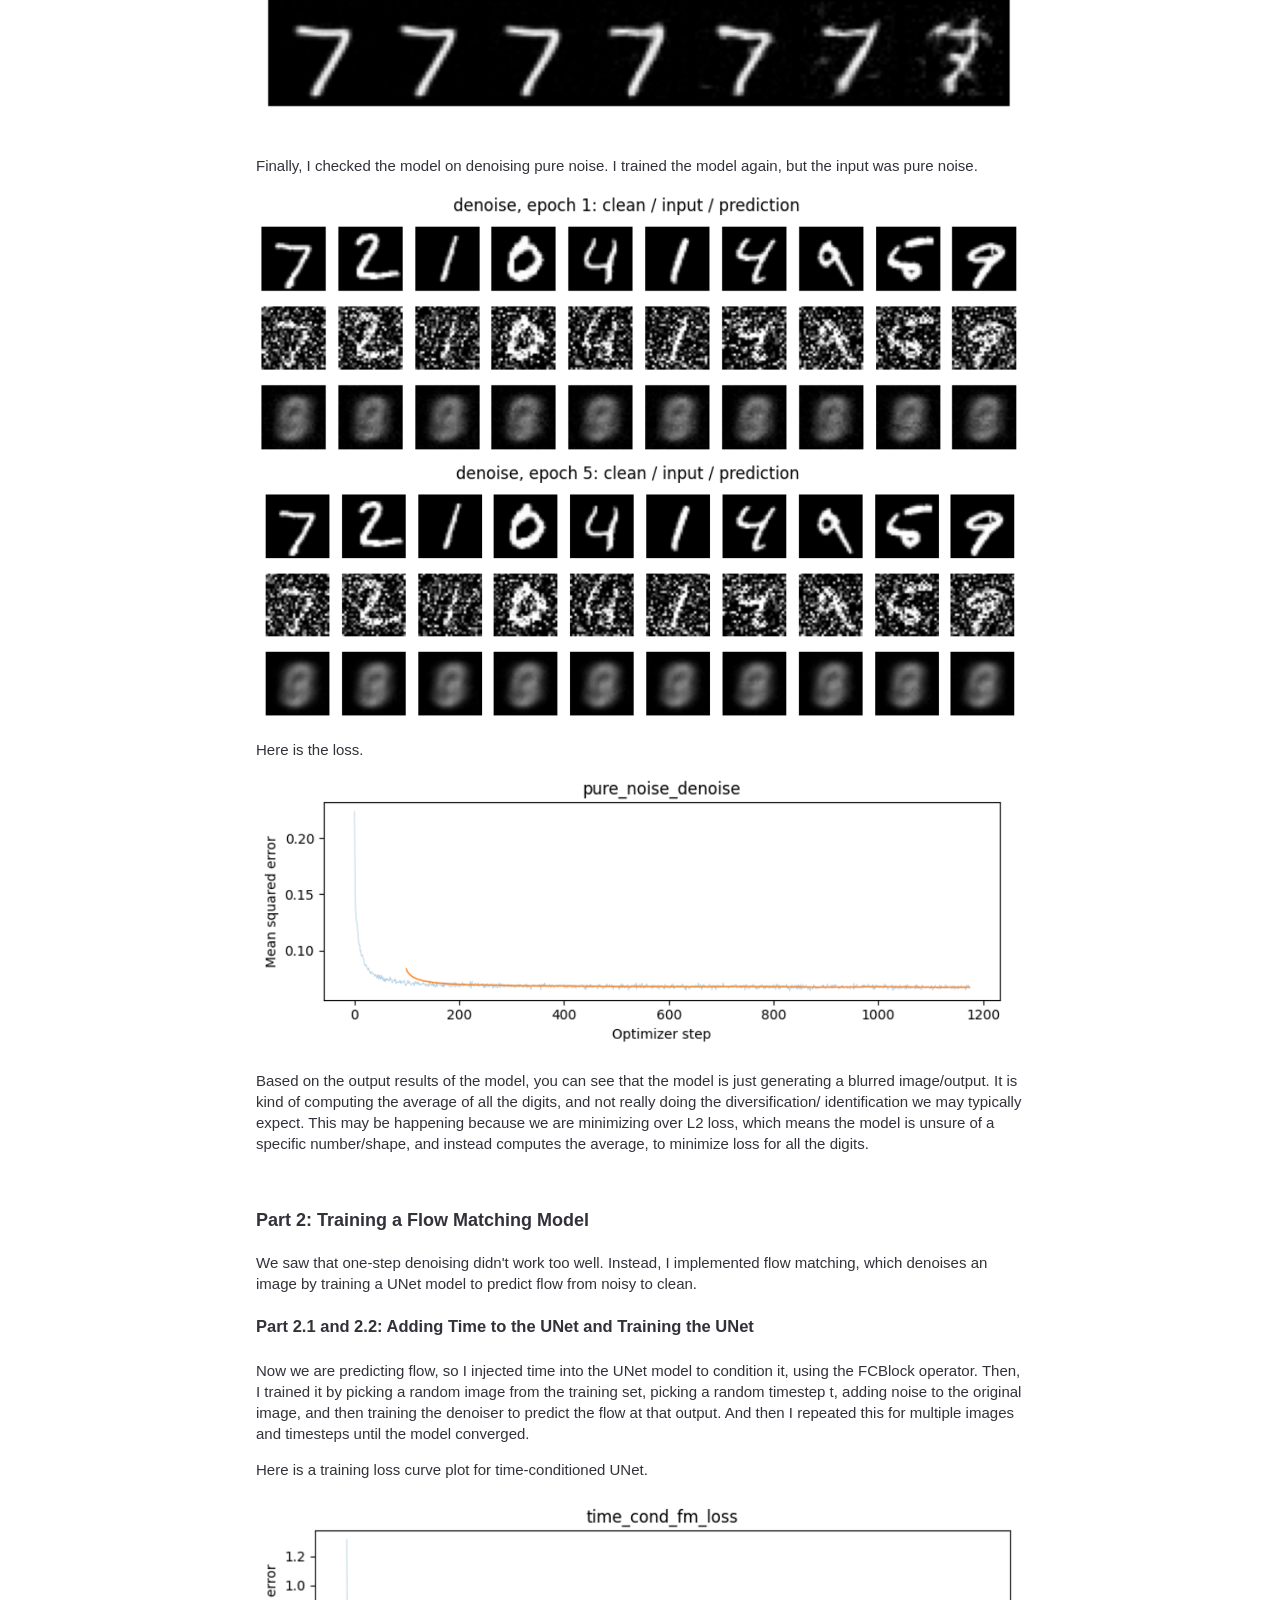
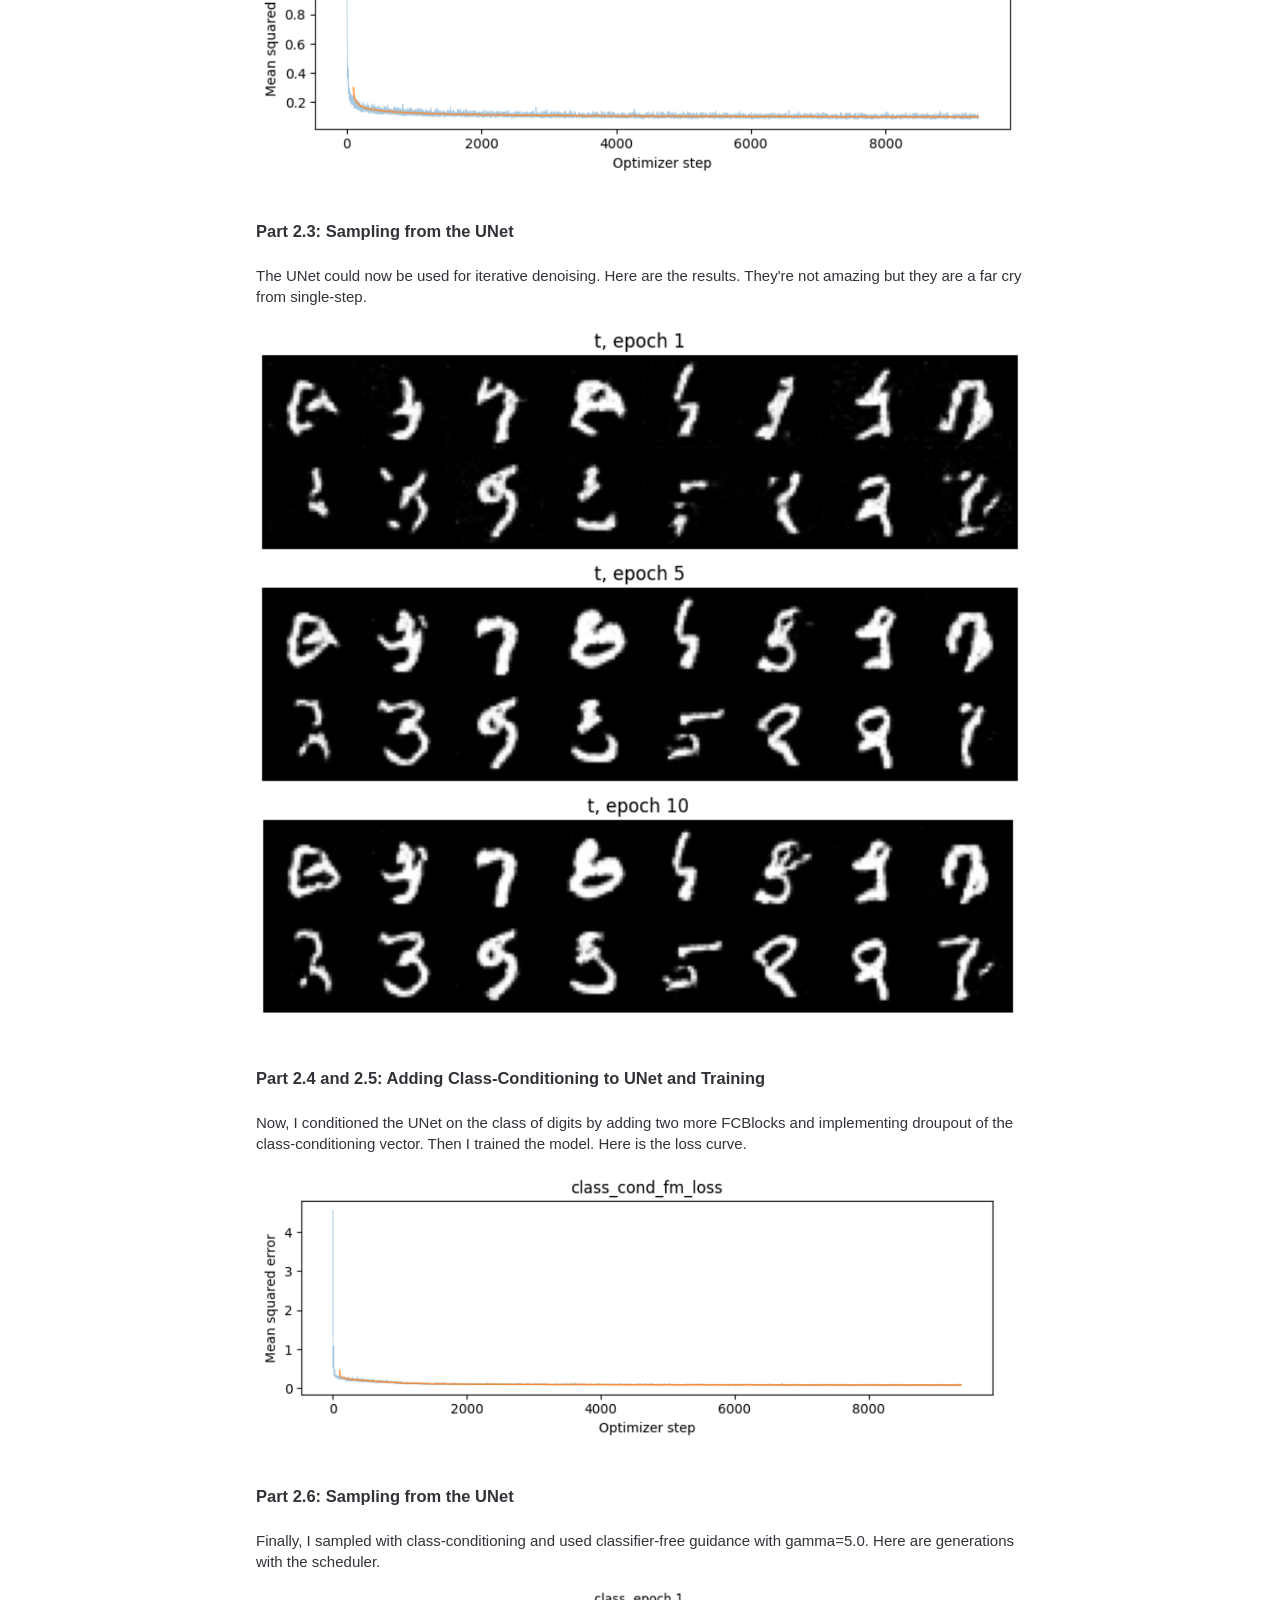
<file: proj3/index.html>
<html>
    <head>
        <link rel="stylesheet" href="../styles.css">
        <style>

			.container {
				margin: 0 auto;
				padding: 60px 20%;
			}

			figure {
				text-align: center;
			}

			img {
				display: inline-block;
			}

		</style>
    </head>

    <body>
        <div class="container">
            <h1>Project 3</h1>
            <p class="author">Nada Hameed</p>
            <h2>Fun with Flow Models</h2>

            <p>In this project, I experimented with image generation and editing 
                using flow models. It 
                was fun experimenting with different image modification 
                techniques and seeing what the models came up with.
            </p>

            <p>My general takeaways from this project were first of all, 
                how easy it was to use a flow model. It was fun experimenting 
                with different prompts, and while true art can never be 
                replaced, it was fun to see the visualization steps and the 
                process. And then the difference between single step denoising 
                and flow matching was very interesting to me. The results have 
                stark differences, and it was cool to see different modifications 
                and improvements we could make to our flow model to strengthen it.
            </p>

            <br>

            <h2>Part A: Exploring the Power of Flow Models</h2>
            
            <div>
                <h3>Part 1: Visualizing Training and Sampling</h3>

                <h4>Part 1.1: Constructing Noisy Training Inputs</h4>

                <p>
                    In this part, I implemented a function to interpolate 
                    between a clean image and Gaussian noise. I added noise 
                    and scaled the image. At t=0, there is noise, and at t=1, 
                    there is the clean image. I sampled a Gaussian noise tensor 
                    and reused it to construct noisy images at different t. 
                    Here is a bird with noise.
                </p>

                <div style="display: flex; justify-content: center;">
                    <img src="images/1/1.1/noise.png" width="100%"/>
                </div>

                <br>

                <h4>Part 1.2: Classical Denoising</h4>

                <p>
                    For those noisy images I came up with in the previous part, 
                    I applied Gaussian denoising, here are the attempts. Not bad.
                </p>

                <br>

                <div style="display: flex; flex-direction: column; align-items: center;">
                    <img src="images/1/1.2/t25.png" width="70%"/>
                    <figcaption>t=0.25</figcaption>
                </div>

                <br>

                <div style="display: flex; flex-direction: column; align-items: center;">
                    <img src="images/1/1.2/t50.png" width="70%"/>
                    <figcaption>t=0.50</figcaption>
                </div>

                <br>

                <div style="display: flex; flex-direction: column; align-items: center;">
                    <img src="images/1/1.2/t75.png" width="70%"/>
                    <figcaption>t=0.75</figcaption>
                </div>

                <br>

                <h4>Part 1.3: One-Step Denoising</h4>

                <p>
                    Here I used a pretrained flow model to denoise. From the 
                    noisy images from previous steps, I used the model to do a 
                    one step estimate.
                </p>

                <br>

                <div style="display: flex; flex-direction: column; align-items: center;">
                    <img src="images/1/1.3/one_step_0.25.png" width="90%"/>
                    <figcaption>t=0.25</figcaption>
                </div>

                <br>

                <div style="display: flex; flex-direction: column; align-items: center;">
                    <img src="images/1/1.3/one_step_0.5.png" width="90%"/>
                    <figcaption>t=0.50</figcaption>
                </div>

                <br>

                <div style="display: flex; flex-direction: column; align-items: center;">
                    <img src="images/1/1.3/one_step_0.75.png" width="90%"/>
                    <figcaption>t=0.75</figcaption>
                </div>

                <br>

                <h4>Part 1.4: Visualizing Velocity</h4>

                <p>
                    To estimate the clean image, I added (1 - t) times the velocity 
                    to the clean image. Here, I show the error between the model and 
                    ground truth updates.
                </p>

                <br>

                <div style="display: flex; flex-direction: column; align-items: center;">
                    <img src="images/1/1.4/velocity_0.25.png" width="90%"/>
                </div>

                <br>

                <div style="display: flex; flex-direction: column; align-items: center;">
                    <img src="images/1/1.4/velocity_0.50.png" width="90%"/>
                </div>

                <br>

                <div style="display: flex; flex-direction: column; align-items: center;">
                    <img src="images/1/1.4/velocity_0.75.png" width="90%"/>
                </div>

                <br>

                <h4>Part 1.5: Iterative Denoising with Euler Sampler</h4>

                <p>
                    One step denoising can be inaccurate because the learned 
                    velocity changes as we move along the path. In this part, I 
                    used Euler integration to predict a new velocity at every 
                    small step, making multiple denoiser calls for the same image.
                </p>

                <br>

                <div style="display: flex; flex-direction: column; align-items: center;">
                    <img src="images/1/1.5/trajectory.png" width="90%"/>
                </div>

                <br>

                <div style="display: flex; flex-direction: column; align-items: center;">
                    <img src="images/1/1.5/comparison.png" width="100%"/>
                </div>

                <br>

                <h4>Part 1.6: Generating Image from Noise</h4>

                <p>
                    The Euler sampling function can also generate images from 
                    scratch. Given the prompt "a high quality photo," these 
                    were the generated outputs by the model for certain seeds, 
                    aka denoisings of pure noise.
                </p>

                <br>

                <div style="display: flex; flex-direction: column; align-items: center;">
                    <img src="images/1/1.6/conditional_samples.png" width="100%"/>
                </div>

                <br>

                <h3>Part 2: Conditional Generation and Guidance</h3>

                <h4>Part 2.1: Classifier-Free Guidance (CFG)</h4>

                <p>Classifier-free guidance pushes velocity predictions toward 
                    prompt-specific features, away from more general features. 
                    In this part, I implemented classifier-free guidance in the 
                    hopes of improving prompt alignment and image quality. But it 
                    reduces diversity. Compared to section 1.6, the generated 
                    images look a lot more cohesive—there aren't any visible flaws 
                    or oddities. The faces do look a lot more similar to each other, 
                    dark hair, dark eyes, pale skin, but even beyond that, there's 
                    just an odd underlying similarity between them.
                </p>

                <div style="display: flex; flex-direction: column; align-items: center;">
                    <img src="images/2/cfg_samples.png" width="100%"/>
                </div>

                <br>

                <h3>Part 3: Creative Applications</h3>

                <h4>Part 3.1: Image-to-Image Editing</h4>

                <p>In this part, I started from 3 different base images, and 
                    the model worked toward reconstructing them from noise. I did this 
                    on the Campanile, the bird photo from earlier, and my cat Bella.
                </p>

                <br>

                <div style="display: flex; flex-direction: column; align-items: center;">
                    <img src="images/3/3.1/edit_campanile.png" width="100%"/>
                </div>

                <br>
                <br>

                <div style="display: flex; flex-direction: column; align-items: center;">
                    <img src="images/3/3.1/edit_my_image_1.png" width="100%"/>
                </div>

                <br>
                <br>

                <div style="display: flex; flex-direction: column; align-items: center;">
                    <img src="images/3/3.1/edit_my_image_2.png" width="100%"/>
                </div>

                <br>

                <p>Then I tested it on an image I downloaded from the internet (Waluigi) 
                    and two drawings of my own.
                </p>

                <br>

                <div style="display: flex; flex-direction: column; align-items: center;">
                    <img src="images/3/3.1/edit_web_image.png" width="100%"/>
                </div>

                <br>
                <br>

                <div style="display: flex; flex-direction: column; align-items: center;">
                    <img src="images/3/3.1/edit_drawing_1.png" width="100%"/>
                </div>

                <br>
                <br>

                <div style="display: flex; flex-direction: column; align-items: center;">
                    <img src="images/3/3.1/edit_drawing_2.png" width="100%"/>
                </div>

                <br>

                <h4>Part 3.2: Text-Guided Image Editing</h4>

                <p>Next I used a prompt of my own for the image generation.
                </p>

                <br>

                <div style="display: flex; flex-direction: column; align-items: center;">
                    <img src="images/3/3.2/text_edit_campanile.png" width="100%"/>
                </div>

                <br>
                <br>

                <div style="display: flex; flex-direction: column; align-items: center;">
                    <img src="images/3/3.2/text_edit_my_image_1.png" width="100%"/>
                </div>

                <br>
                <br>

                <div style="display: flex; flex-direction: column; align-items: center;">
                    <img src="images/3/3.2/text_edit_my_image_2.png" width="100%"/>
                </div>

                <br>

                <h4>Part 3.3: Visual Anagrams</h4>

                <p>Then, I worked on implementing visual anagrams and creating 
                    optical illusions with flow models.
                </p>

                <br>

                <div style="display: flex; flex-direction: column; align-items: center;">
                    <img src="images/3/3.3/anagram_views_000.png" width="80%"/>
                </div>

                <br>

                <div style="display: flex; flex-direction: column; align-items: center;">
                    <img src="images/3/3.3/anagram_views_0.png" width="80%"/>
                </div>

                <br>

                <br>

                <h4>Part 3.4: Hybrid Images</h4>

                <p>Finally, I worked on adapting factorized diffusion to create 
                    hybrid images. From afar, it'll look like one thing, and up close, 
                    it'll look like something else. Creating hybrid images with a 
                    flow model involved creating a velocity estimate and combining frequencies.
                </p>

                <br>

                <div style="display: flex; flex-direction: column; align-items: center;">
                    <table style="width: 100%; text-align: center; border-collapse: collapse;">
                        <tr>
                            <td style="text-align: center;">
                            <img src="images/3/3.4/hybrid_0.png" width="70%"/>
                            <figcaption>Hybrid 1 up close</figcaption>
                            </td>
                            <td style="text-align: center;">
                            <img src="images/3/3.4/hybrid_0.png" width="10%"/>
                            <figcaption>Hybrid 1 from afar</figcaption>
                            </td>
                        </tr>
                        <tr>
                            <td style="text-align: center;">
                            <img src="images/3/3.4/hybrid_1.png" width="70%"/>
                            <figcaption>Hybrid 2 up close</figcaption>
                            </td>
                            <td style="text-align: center;">
                            <img src="images/3/3.4/hybrid_1.png" width="10%"/>
                            <figcaption>Hybrid 2 from afar</figcaption>
                            </td>
                        </tr>
                    </table>
                </div>

            </div>

            <br>
            <br>

            <h2>Part B: Flow Matching from Scratch</h2>
            
            <div>
                <h3>Part 1: Training a Single-Step Denoising UNet</h3>

                <p>First, I built a simple on-step denoiser. Given a noisy 
                    image, I worked on training a denoiser that maps the noisy 
                    image to a clean one, by optimizing over an L2 loss.
                </p>

                <h4>Part 1.1 and 1.2: Implementing the UNet and using it to Train a Denoiser</h4>

                <p>
                    The denoiser is implemented as a UNet. I generated training 
                    data pairs and visualized the noising, varying over sigma. 
                    These are sample results on teh test set with noise level 0.5 
                    after the first and fifth epochs.
                </p>

                <div style="display: flex; justify-content: center;">
                    <img src="images/b/1/1.2.1/b121_ep1.png" width="100%"/>
                </div>

                <div style="display: flex; justify-content: center;">
                    <img src="images/b/1/1.2.1/b121_ep5.png" width="100%"/>
                </div>

                <p>I also have this loss curve plot for the training process.</p>
                <div style="display: flex; justify-content: center;">
                    <img src="images/b/1/1.2.1/loss_plot.png" width="100%"/>
                </div>

                <br>

                <p>
                    Then, I checked to see how the denoiser did on different 
                    sigmas that it wasn't trained for.
                </p>
                <div style="display: flex; justify-content: center;">
                    <img src="images/b/1/1.2.2/ood.png" width="100%"/>
                </div>

                <br>

                <p>Finally, I checked the model on denoising pure noise. 
                    I trained the model again, but the input was pure 
                    noise.
                </p>

                <div style="display: flex; justify-content: center;">
                    <img src="images/b/1/1.2.3/b123_ep1.png" width="100%"/>
                </div>

                <div style="display: flex; justify-content: center;">
                    <img src="images/b/1/1.2.3/b123_ep5.png" width="100%"/>
                </div>

                <p>Here is the loss.</p>
                <div style="display: flex; justify-content: center;">
                    <img src="images/b/1/1.2.3/b123_loss.png" width="100%"/>
                </div>

                <p>Based on the output results of the model, you can see 
                    that the model is just generating a blurred image/output. 
                    It is kind of computing the average of all 
                    the digits, and not really doing the diversification/
                    identification we may typically expect. This may be 
                    happening because we are minimizing over L2 loss, which 
                    means the model is unsure of a specific number/shape, and 
                    instead computes the average, to minimize loss for all the 
                    digits.
                </p>

                <br>

                <h3>Part 2: Training a Flow Matching Model</h3>

                <p>We saw that one-step denoising didn't work too well. 
                    Instead, I implemented flow matching, which denoises 
                    an image by training a UNet model to predict flow from 
                    noisy to clean.
                </p>

                <h4>Part 2.1 and 2.2: Adding Time to the UNet and Training the UNet</h4>

                <p>
                    Now we are predicting flow, so I injected time into 
                    the UNet model to condition it, using the FCBlock operator. 
                    Then, I trained it by picking a random image from the training set, 
                    picking a random timestep t, adding noise to the original image, and 
                    then training the denoiser to predict the flow at that output. And 
                    then I repeated this for multiple images and timesteps until the 
                    model converged.
                </p>

                <p>Here is a training loss curve plot for time-conditioned UNet.</p>

                <div style="display: flex; justify-content: center;">
                    <img src="images/b/2/2.2/loss_22.png" width="100%"/>
                </div>

                <br>

                <h4>Part 2.3: Sampling from the UNet</h4>

                <p>
                    The UNet could now be used for iterative denoising. Here 
                    are the results. They're not amazing but they are a far cry 
                    from single-step.
                </p>

                <div style="display: flex; justify-content: center;">
                    <img src="images/b/2/2.3/23_ep1.png" width="100%"/>
                </div>

                <div style="display: flex; justify-content: center;">
                    <img src="images/b/2/2.3/23_ep5.png" width="100%"/>
                </div>

                <div style="display: flex; justify-content: center;">
                    <img src="images/b/2/2.3/23_ep10.png" width="100%"/>
                </div>

                <br>

                <h4>Part 2.4 and 2.5: Adding Class-Conditioning to UNet and Training</h4>

                <p>
                    Now, I conditioned the UNet on the class of digits by 
                    adding two more FCBlocks and implementing droupout of the 
                    class-conditioning vector. Then I trained the model. 
                    Here is the loss curve.
                </p>

                <div style="display: flex; justify-content: center;">
                    <img src="images/b/2/2.5/25_loss.png" width="100%"/>
                </div>

                <br>

                <h4>Part 2.6: Sampling from the UNet</h4>

                <p>
                    Finally, I sampled with class-conditioning and 
                    used classifier-free guidance with gamma=5.0. 
                    Here are generations with the scheduler.
                </p>

                <div style="display: flex; justify-content: center;">
                    <img src="images/b/2/2.6/26_ep_1_sched.png" width="100%"/>
                </div>

                <div style="display: flex; justify-content: center;">
                    <img src="images/b/2/2.6/26_ep_5_sched.png" width="100%"/>
                </div>

                <div style="display: flex; justify-content: center;">
                    <img src="images/b/2/2.6/26_ep_10_sched.png" width="100%"/>
                </div>

                <br>

                <p>Here are generations without the scheduler. I was able 
                    to maintain a similar performance by choosing a fixed 
                    learning rate model of 10^-3, so reducing it by order of 10. 
                    This helps the model stay stable.
                </p>

                <div style="display: flex; justify-content: center;">
                    <img src="images/b/2/2.6/26_ep_1_nosched.png" width="100%"/>
                </div>

                <div style="display: flex; justify-content: center;">
                    <img src="images/b/2/2.6/26_ep_5_nosched.png" width="100%"/>
                </div>

                <div style="display: flex; justify-content: center;">
                    <img src="images/b/2/2.6/26_ep_10_nosched.png" width="100%"/>
                </div>

                <br>

        </div>
        
    </body>
</html>
</file>
<file: styles.css>
html {
	font-size: 15px;
}

body {
	font-family: Calibri, "Segoe UI", "Helvetica Neue", Arial, sans-serif;
	font-size: 1rem;
	line-height: 1.45;
}

h1,
h2,
h3,
h4,
h5,
h6 {
	font-family: Calibri, "Segoe UI", "Helvetica Neue", Arial, sans-serif;
}

h1 {
	font-size: 1.85rem;
    text-align: center;
}

h2 {
	font-size: 1.45rem;
    text-align: center;
}

h3 {
	font-size: 1.2rem;
}

h4 {
	font-size: 1.1rem;
}

h5 {
	font-size: 1.05rem;
}

h6 {
	font-size: 1rem;
}

h1 {
    text-align: center;
}

header {
    display: flex;
    flex-direction: column;
    align-items: center;
}

.author {
    margin-top: -12px;
    margin-bottom: 10px;
    text-align: center;
}

.container {
    margin: 0 auto;
    padding: 60px 20%;
}

figure {
    text-align: center;
}

img {
    display: inline-block;
}

body {
    line-height: 1.4;
    color: #32323a;
    background-color: #ffffff;
    margin: 0;
    min-height: 100%;
}

@media (max-width: 600px) {
    body {
        width: 100%;
        left: 0;
        transform: none;
    }
}

a {
    text-decoration: none;
    color: #0057A8;
}

a:hover {
    color: #8E018E !important;
    text-decoration: underline;
}

.content {
        margin-bottom: 60px;
    }

.subc {
    font-size: 0.85em;
}

table td {
    padding-bottom: 15px;
}

pre {
    background-color: #f6f8fa;
    border: 1px solid #d0d7de;
    padding: 14px;
    overflow-x: auto;
    margin: 15px 0;
}

code, pre {
    font-family: Consolas, "Courier New", Courier, monospace;
    font-size: 0.85rem;
    line-height: 1.4;
}

p code {
    background-color: #f6f8fa;
    padding: 2px 5px;
    border-radius: 3px;
    border: 1px solid #e1e4e8;
}
</file>
